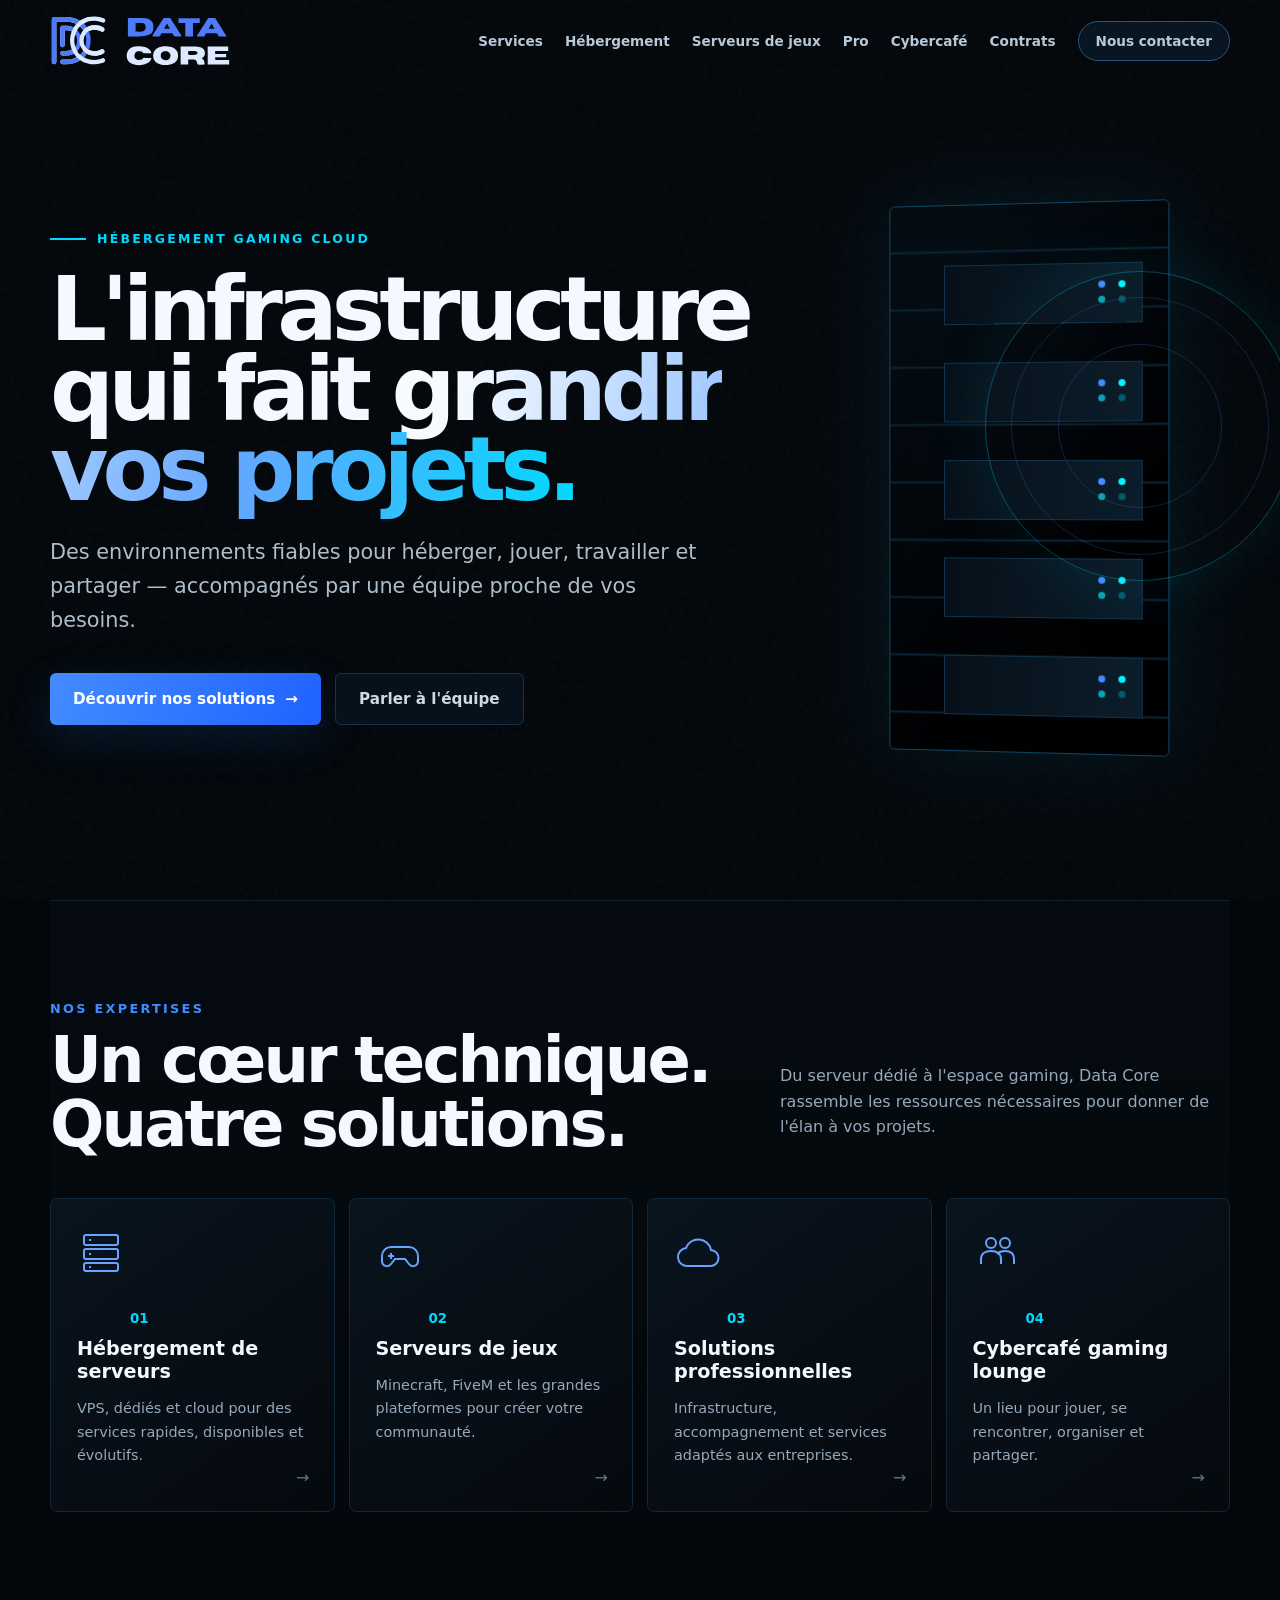
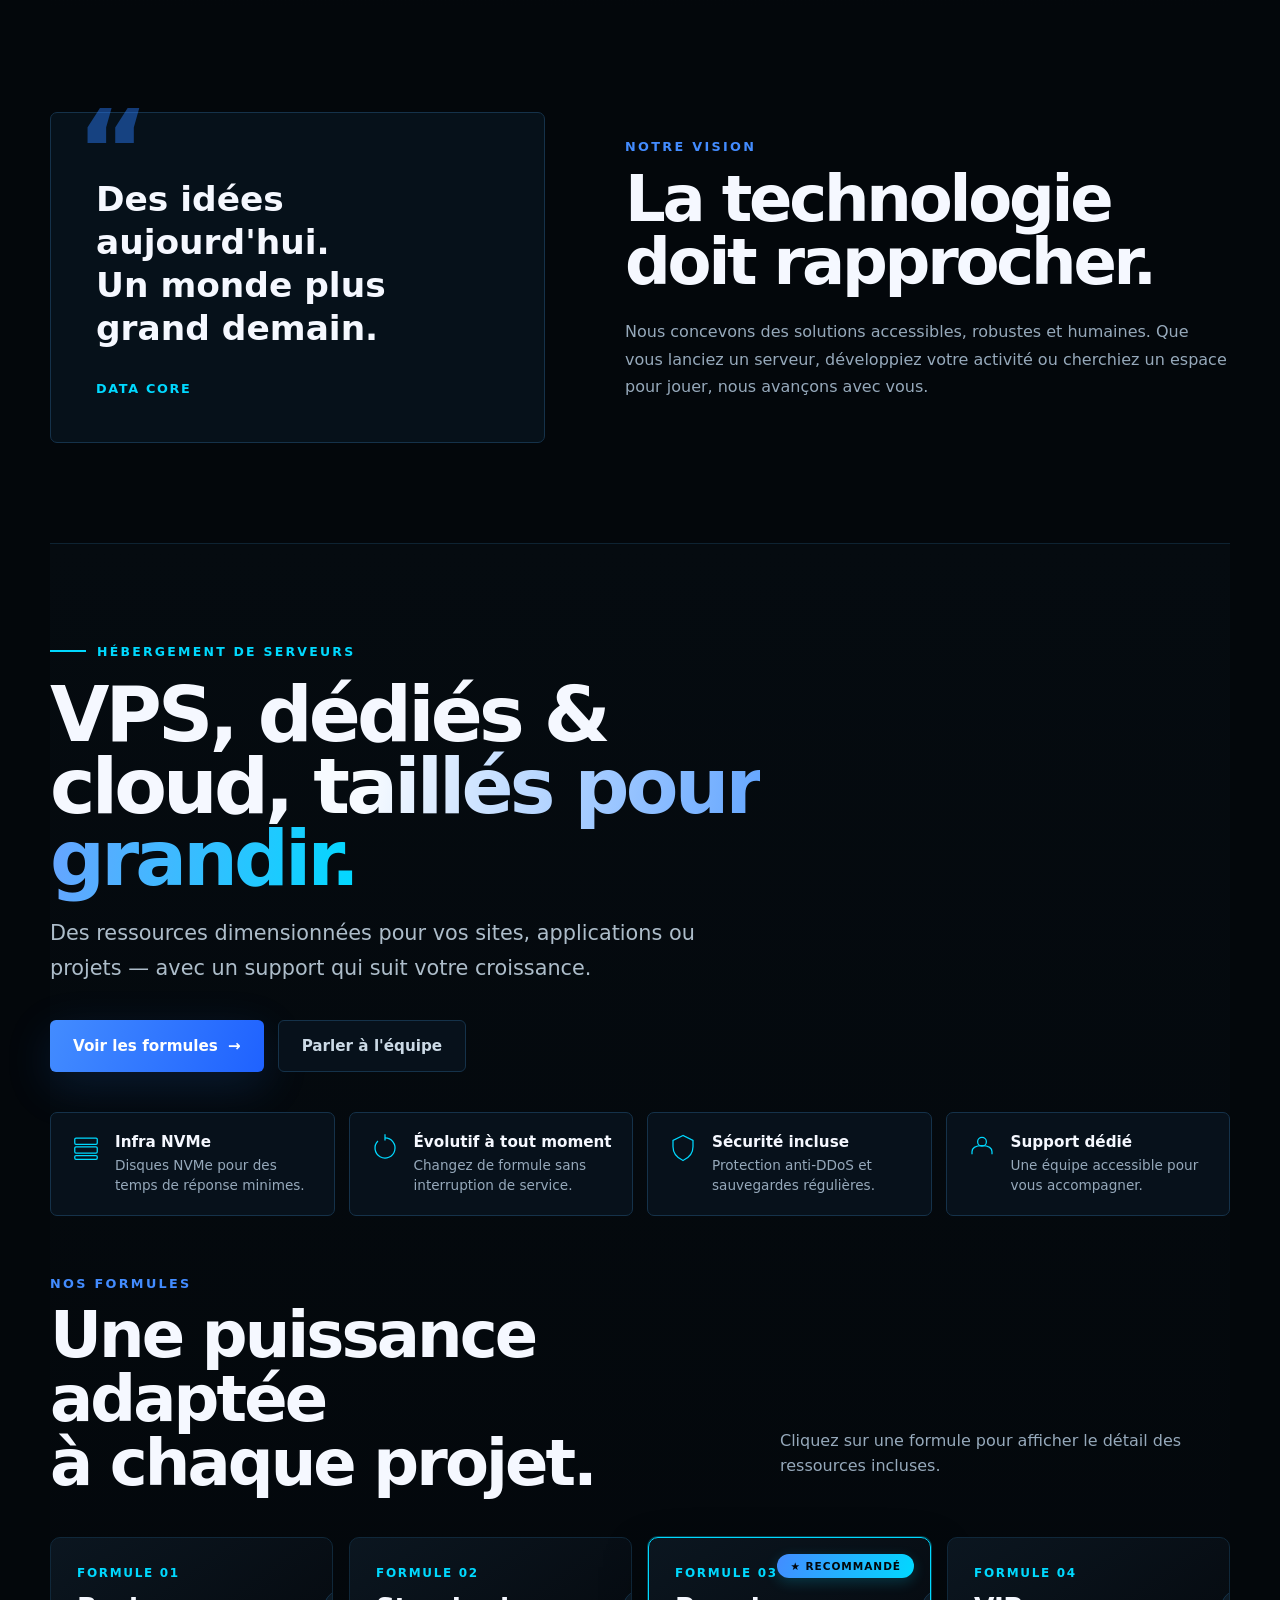
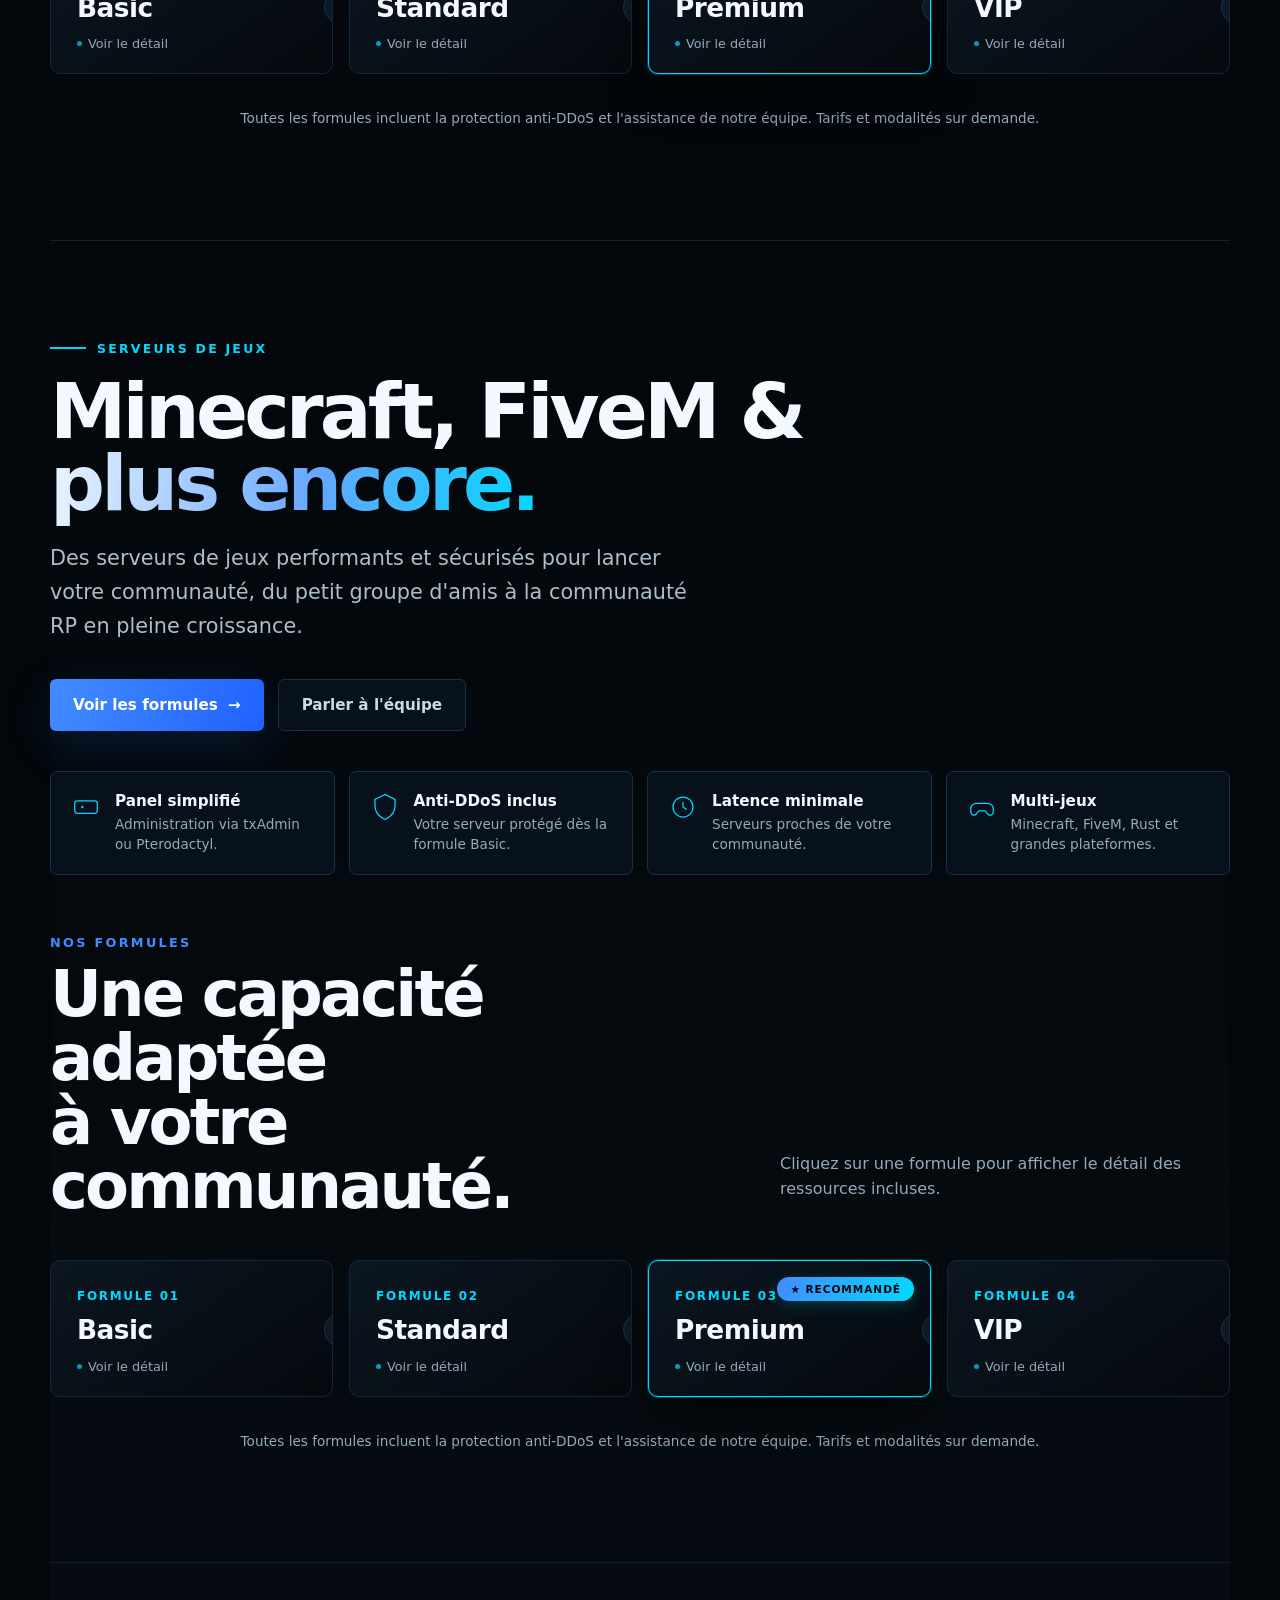
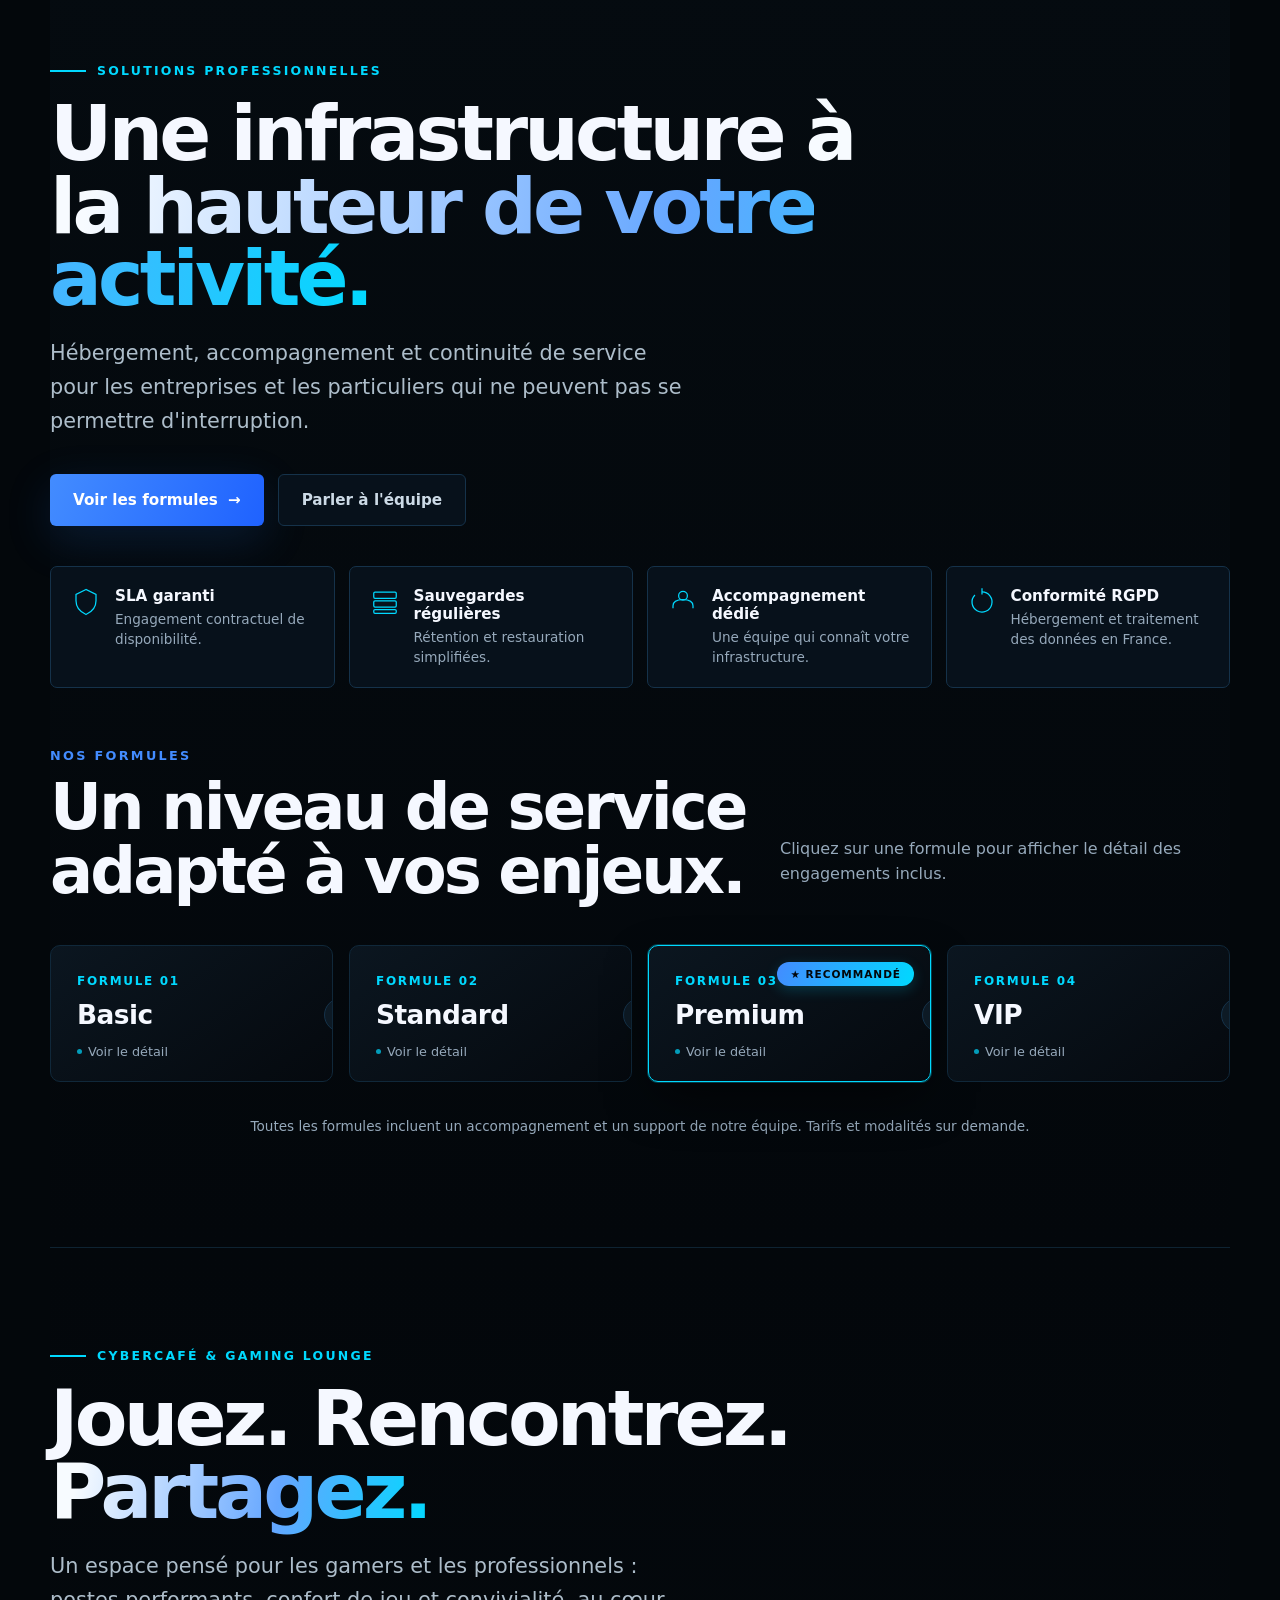
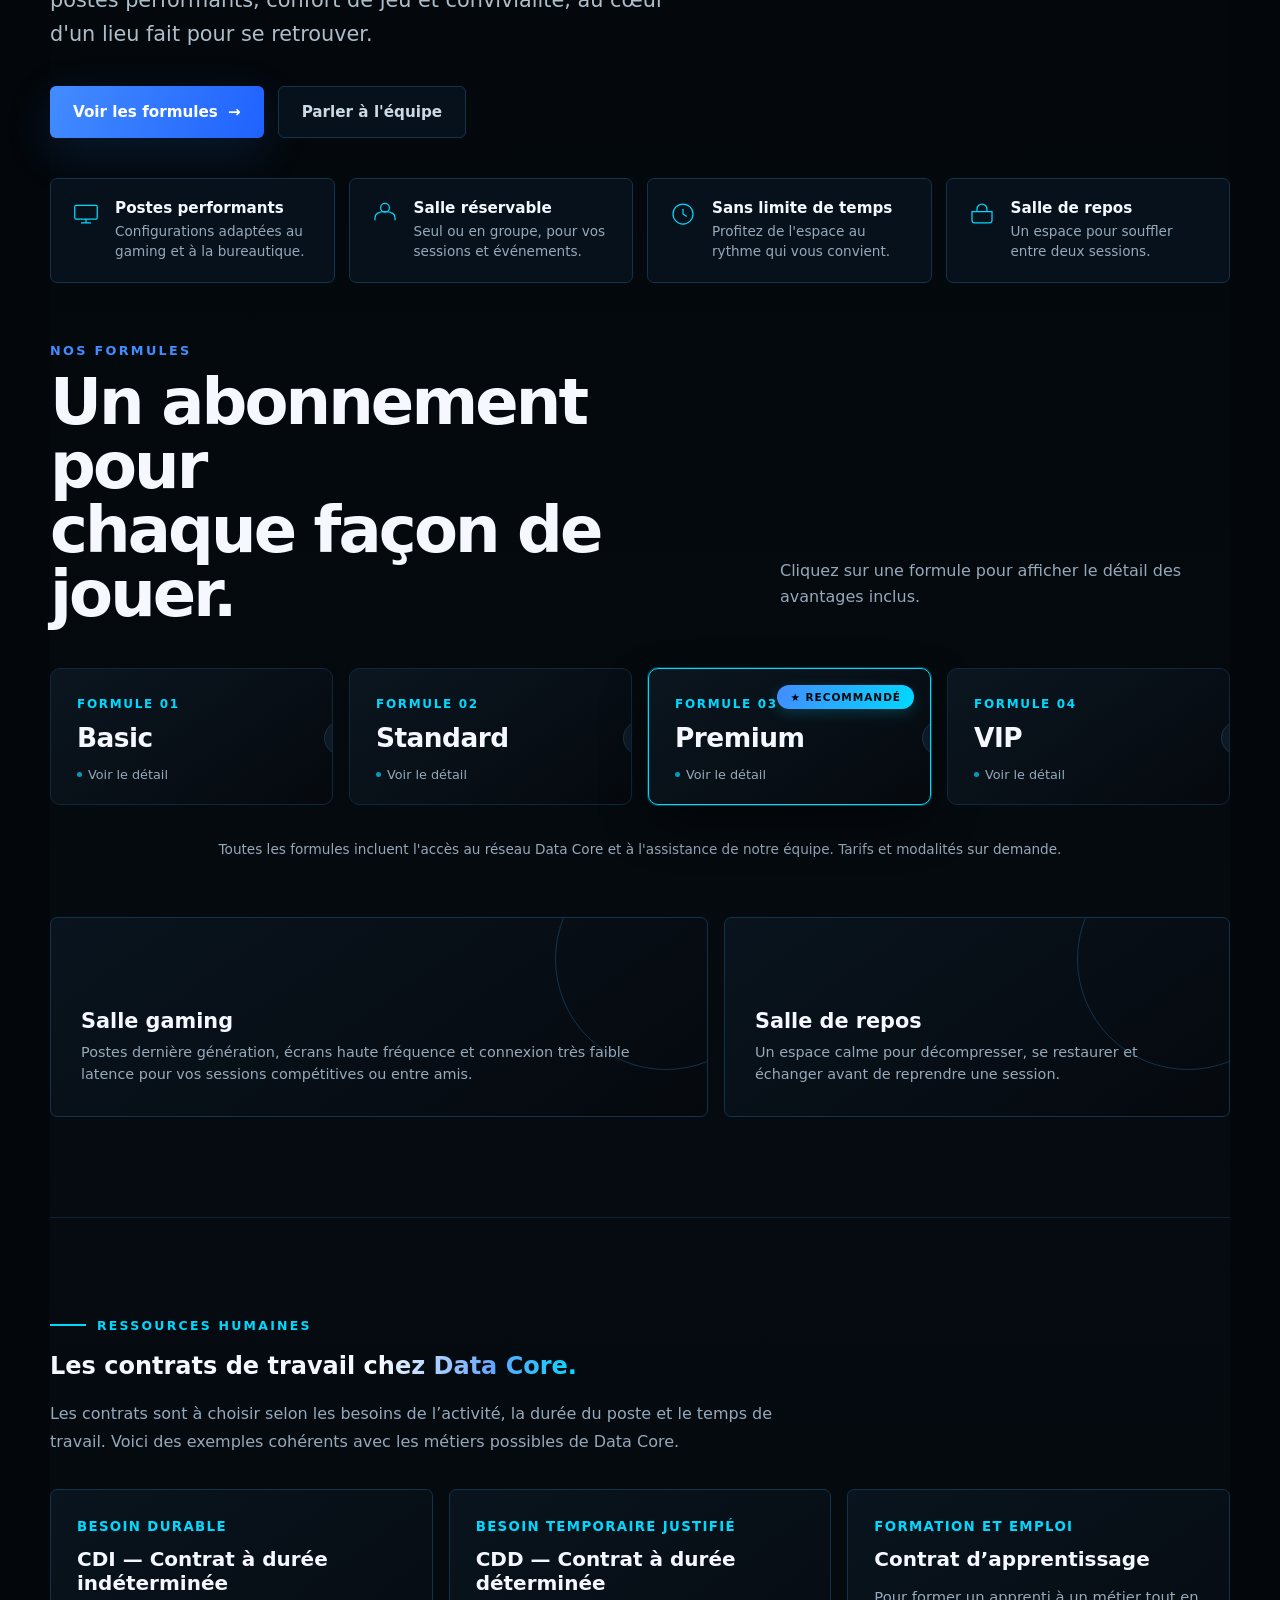
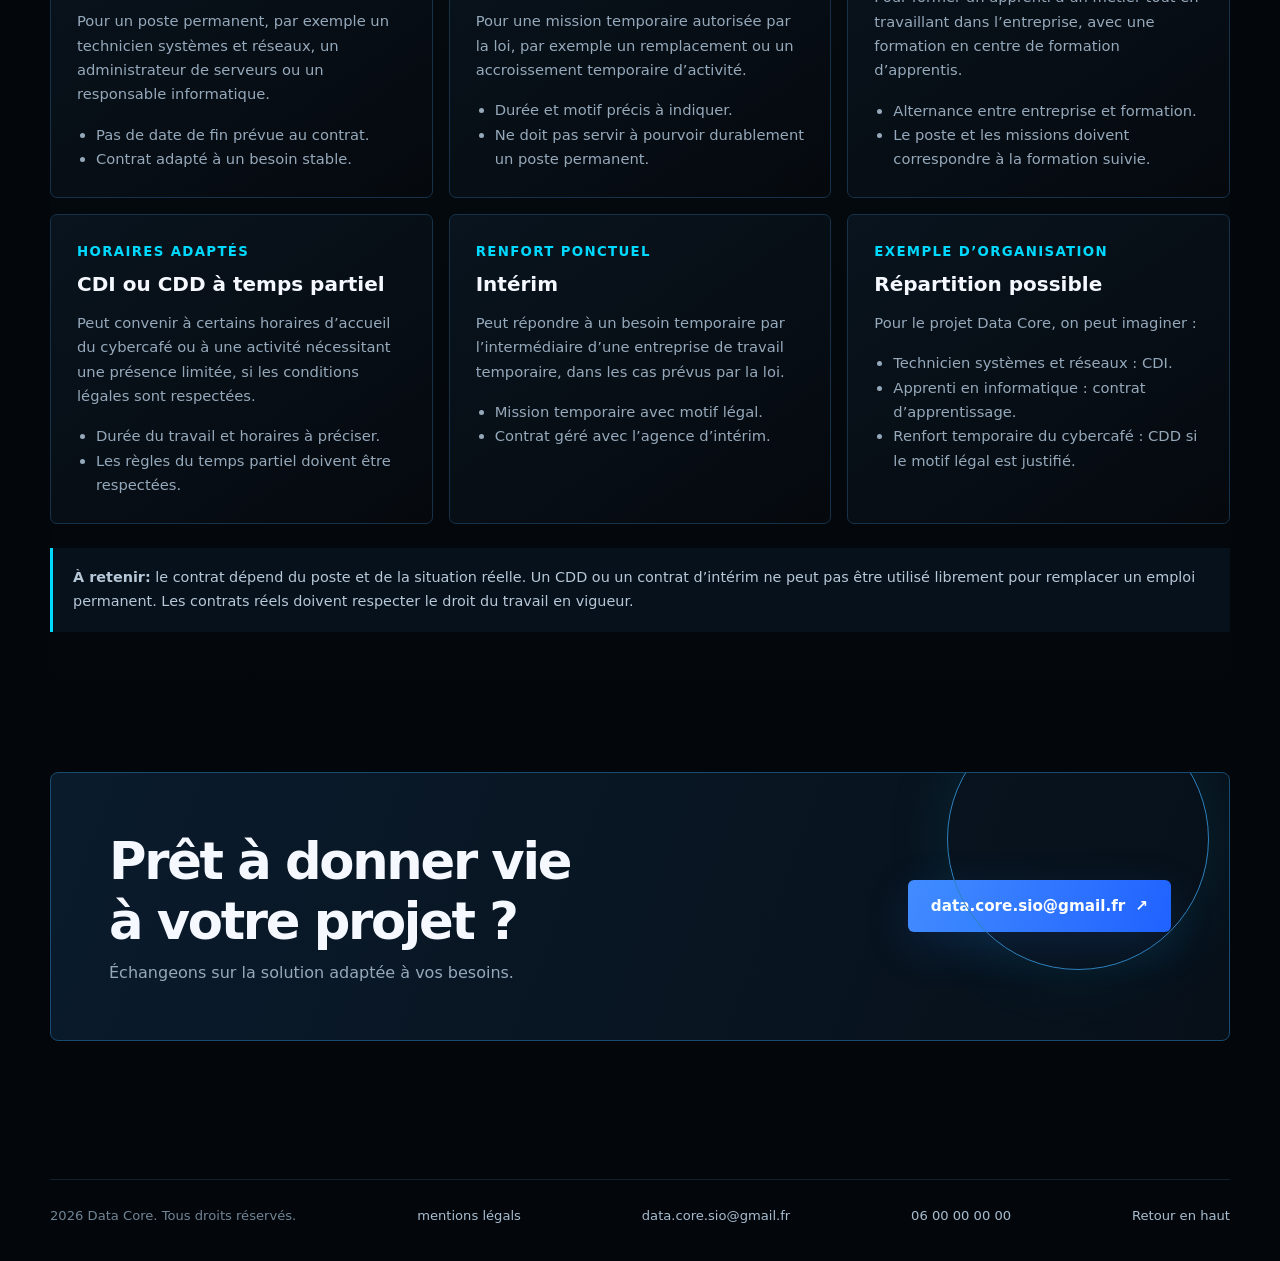
<file: index.html>
<!doctype html>
<html lang="fr">
<head>
<meta charset="utf-8">
<meta name="viewport" content="width=device-width, initial-scale=1">
<meta name="theme-color" content="#03070b">
<meta name="description" content="Data Core — hébergement de serveurs, serveurs de jeux, solutions professionnelles et cybercafé gaming lounge.">
<title>Data Core — Hébergement &amp; Gaming Cloud</title>
<link rel="icon" type="image/svg+xml" href="data:image/svg+xml,%3Csvg xmlns='http://www.w3.org/2000/svg' viewBox='0 0 64 64'%3E%3Crect width='64' height='64' rx='14' fill='%2303070b'/%3E%3Cpath d='M42 18a18 18 0 1 0 0 28' fill='none' stroke='%233f8cff' stroke-width='7' stroke-linecap='round'/%3E%3Cpath d='M32 18v28M18 24v16' stroke='%23dce9ff' stroke-width='6' stroke-linecap='round'/%3E%3C/svg%3E">
<link rel="stylesheet" href="style.css">
</head>
<body>
<div class="noise" aria-hidden="true"></div>
<header class="wrap">
  <nav class="nav" aria-label="Navigation principale">
    <a class="logo" href="#accueil" aria-label="Data Core, accueil">
      <img src="logo-datacore.svg" alt="Data Core">
    </a>
    <button class="menu" aria-expanded="false" aria-controls="nav-links" aria-label="Ouvrir le menu">☰</button>
    <div class="links" id="nav-links">
      <a href="#services">Services</a>
      <a href="#serveurs">Hébergement</a>
      <a href="#jeux">Serveurs de jeux</a>
      <a href="#pro">Pro</a>
      <a href="#cybercafe">Cybercafé</a>
      <a href="#contrats">Contrats</a>
      <a href="#contact" class="pill">Nous contacter</a>
    </div>
  </nav>
</header>

<main>
  <section class="hero wrap" id="accueil">
    <div>
      <div class="eyebrow">Hébergement Gaming Cloud</div>
      <h1>L'infrastructure qui fait <span class="gradient">grandir vos projets.</span></h1>
      <p class="lead">Des environnements fiables pour héberger, jouer, travailler et partager — accompagnés par une équipe proche de vos besoins.</p>
      <div class="actions">
        <a class="btn primary" href="#services">Découvrir nos solutions <span>→</span></a>
        <a class="btn secondary" href="#contact">Parler à l'équipe</a>
      </div>
    </div>
    <div class="visual" aria-label="Infrastructure serveur Data Core" role="img">
      <div class="server">
        <div class="rack"></div><div class="rack"></div><div class="rack"></div><div class="rack"></div><div class="rack"></div>
      </div>
      <div class="orb" aria-hidden="true"></div>
    </div>
  </section>

  <section class="services wrap" id="services">
    <div class="section-head">
      <div>
        <div class="kicker">Nos expertises</div>
        <h2>Un cœur technique.<br>Quatre solutions.</h2>
      </div>
      <p>Du serveur dédié à l'espace gaming, Data Core rassemble les ressources nécessaires pour donner de l'élan à vos projets.</p>
    </div>
    <div class="grid">
      <article class="card linked" onclick="document.getElementById('serveurs').scrollIntoView({behavior:'smooth'})">
        <svg class="icon" viewBox="0 0 48 48" fill="none" stroke="currentColor" stroke-width="2"><rect x="7" y="6" width="34" height="10" rx="2"/><rect x="7" y="20" width="34" height="10" rx="2"/><rect x="7" y="34" width="34" height="8" rx="2"/><path d="M12 11h2m-2 14h2m-2 13h2"/></svg>
        <small>01</small>
        <h3>Hébergement de serveurs</h3>
        <p>VPS, dédiés et cloud pour des services rapides, disponibles et évolutifs.</p>
        <span class="arrow">→</span>
      </article>
      <article class="card linked" onclick="document.getElementById('jeux').scrollIntoView({behavior:'smooth'})">
        <svg class="icon" viewBox="0 0 48 48" fill="none" stroke="currentColor" stroke-width="2"><path d="M15 18h18c5 0 9 4 9 9v5c0 5-6 7-9 3l-4-5H19l-4 5c-3 4-9 2-9-3v-5c0-5 4-9 9-9Z"/><path d="M15 24v6m-3-3h6m14-1h.1m5 4h.1"/></svg>
        <small>02</small>
        <h3>Serveurs de jeux</h3>
        <p>Minecraft, FiveM et les grandes plateformes pour créer votre communauté.</p>
        <span class="arrow">→</span>
      </article>
      <article class="card linked" onclick="document.getElementById('pro').scrollIntoView({behavior:'smooth'})">
        <svg class="icon" viewBox="0 0 48 48" fill="none" stroke="currentColor" stroke-width="2"><path d="M14 37h22a8 8 0 0 0 1-16 13 13 0 0 0-25-2A9 9 0 0 0 14 37Z"/></svg>
        <small>03</small>
        <h3>Solutions professionnelles</h3>
        <p>Infrastructure, accompagnement et services adaptés aux entreprises.</p>
        <span class="arrow">→</span>
      </article>
      <article class="card linked" onclick="document.getElementById('cybercafe').scrollIntoView({behavior:'smooth'})">
        <svg class="icon" viewBox="0 0 48 48" fill="none" stroke="currentColor" stroke-width="2"><circle cx="18" cy="14" r="5"/><circle cx="32" cy="14" r="5"/><path d="M8 35v-5c0-5 4-8 10-8s10 3 10 8v5m-4-10c2-2 5-3 8-3 6 0 9 3 9 8v5"/></svg>
        <small>04</small>
        <h3>Cybercafé gaming lounge</h3>
        <p>Un lieu pour jouer, se rencontrer, organiser et partager.</p>
        <span class="arrow">→</span>
      </article>
    </div>
  </section>

  <section class="wrap about" id="vision">
    <div class="quote">
      <p>Des idées aujourd'hui.<br>Un monde plus grand demain.</p>
      <span>DATA CORE</span>
    </div>
    <div class="about-copy">
      <div class="kicker">Notre vision</div>
      <h2>La technologie doit rapprocher.</h2>
      <p>Nous concevons des solutions accessibles, robustes et humaines. Que vous lanciez un serveur, développiez votre activité ou cherchiez un espace pour jouer, nous avançons avec vous.</p>
    </div>
  </section>

  <!-- ===== SECTION HÉBERGEMENT DE SERVEURS ===== -->
  <section class="offer base wrap" id="serveurs">
    <div class="page-head">
      <div class="eyebrow">Hébergement de serveurs</div>
      <h2>VPS, dédiés &amp; cloud, <span class="gradient">taillés pour grandir.</span></h2>
      <p class="lead">Des ressources dimensionnées pour vos sites, applications ou projets — avec un support qui suit votre croissance.</p>
      <div class="actions">
        <a class="btn primary" href="#formules-serveurs">Voir les formules <span>→</span></a>
        <a class="btn secondary" href="#contact">Parler à l'équipe</a>
      </div>
    </div>

    <div class="hl-grid">
      <div class="hl">
        <svg viewBox="0 0 48 48" fill="none" stroke="currentColor" stroke-width="2"><rect x="6" y="8" width="36" height="10" rx="2"/><rect x="6" y="22" width="36" height="10" rx="2"/><rect x="6" y="36" width="36" height="6" rx="2"/></svg>
        <div><strong>Infra NVMe</strong><span>Disques NVMe pour des temps de réponse minimes.</span></div>
      </div>
      <div class="hl">
        <svg viewBox="0 0 48 48" fill="none" stroke="currentColor" stroke-width="2"><path d="M24 8a16 16 0 1 1-11.3 4.7"/><path d="M24 2v10"/></svg>
        <div><strong>Évolutif à tout moment</strong><span>Changez de formule sans interruption de service.</span></div>
      </div>
      <div class="hl">
        <svg viewBox="0 0 48 48" fill="none" stroke="currentColor" stroke-width="2"><path d="M24 4 8 12v10c0 12 7 18 16 22 9-4 16-10 16-22V12L24 4Z"/></svg>
        <div><strong>Sécurité incluse</strong><span>Protection anti-DDoS et sauvegardes régulières.</span></div>
      </div>
      <div class="hl">
        <svg viewBox="0 0 48 48" fill="none" stroke="currentColor" stroke-width="2"><path d="M8 34v-4c0-6 5-10 16-10s16 4 16 10v4"/><circle cx="24" cy="14" r="7"/></svg>
        <div><strong>Support dédié</strong><span>Une équipe accessible pour vous accompagner.</span></div>
      </div>
    </div>

    <div id="formules-serveurs">
      <div class="section-head">
        <div>
          <div class="kicker">Nos formules</div>
          <h2>Une puissance adaptée<br>à chaque projet.</h2>
        </div>
        <p>Cliquez sur une formule pour afficher le détail des ressources incluses.</p>
      </div>
      <div class="grid4" data-accordion>

        <article class="plan" data-plan>
          <button class="plan-toggle" aria-expanded="false">
            <span class="plan-name">Formule 01</span>
            <span class="plan-title-row"><h3>Basic</h3><span class="chev-wrap"><svg class="chev" viewBox="0 0 24 24" fill="none" stroke="currentColor" stroke-width="2.4"><path d="M6 9l6 6 6-6"/></svg></span></span>
            <span class="plan-hint">Voir le détail</span>
          </button>
          <div class="plan-body">
            <div class="plan-body-inner">
              <div class="plan-divider"></div>
              <ul class="plan-list">
                <li><svg viewBox="0 0 24 24" fill="none" stroke="currentColor" stroke-width="2"><path d="M5 12l4 4 10-10"/></svg>2 vCPU dédiés</li>
                <li><svg viewBox="0 0 24 24" fill="none" stroke="currentColor" stroke-width="2"><path d="M5 12l4 4 10-10"/></svg>4 Go de RAM</li>
                <li><svg viewBox="0 0 24 24" fill="none" stroke="currentColor" stroke-width="2"><path d="M5 12l4 4 10-10"/></svg>50 Go SSD NVMe</li>
                <li><svg viewBox="0 0 24 24" fill="none" stroke="currentColor" stroke-width="2"><path d="M5 12l4 4 10-10"/></svg>Bande passante 500 Mbps</li>
              </ul>
              <a class="btn secondary" href="#contact">Choisir Basic</a>
            </div>
          </div>
        </article>

        <article class="plan" data-plan>
          <button class="plan-toggle" aria-expanded="false">
            <span class="plan-name">Formule 02</span>
            <span class="plan-title-row"><h3>Standard</h3><span class="chev-wrap"><svg class="chev" viewBox="0 0 24 24" fill="none" stroke="currentColor" stroke-width="2.4"><path d="M6 9l6 6 6-6"/></svg></span></span>
            <span class="plan-hint">Voir le détail</span>
          </button>
          <div class="plan-body">
            <div class="plan-body-inner">
              <div class="plan-divider"></div>
              <ul class="plan-list">
                <li><svg viewBox="0 0 24 24" fill="none" stroke="currentColor" stroke-width="2"><path d="M5 12l4 4 10-10"/></svg>4 vCPU dédiés</li>
                <li><svg viewBox="0 0 24 24" fill="none" stroke="currentColor" stroke-width="2"><path d="M5 12l4 4 10-10"/></svg>8 Go de RAM</li>
                <li><svg viewBox="0 0 24 24" fill="none" stroke="currentColor" stroke-width="2"><path d="M5 12l4 4 10-10"/></svg>120 Go SSD NVMe</li>
                <li><svg viewBox="0 0 24 24" fill="none" stroke="currentColor" stroke-width="2"><path d="M5 12l4 4 10-10"/></svg>Bande passante 1 Gbps</li>
              </ul>
              <a class="btn secondary" href="#contact">Choisir Standard</a>
            </div>
          </div>
        </article>

        <article class="plan featured" data-plan>
          <span class="badge">★ Recommandé</span>
          <button class="plan-toggle" aria-expanded="false">
            <span class="plan-name">Formule 03</span>
            <span class="plan-title-row"><h3>Premium</h3><span class="chev-wrap"><svg class="chev" viewBox="0 0 24 24" fill="none" stroke="currentColor" stroke-width="2.4"><path d="M6 9l6 6 6-6"/></svg></span></span>
            <span class="plan-hint">Voir le détail</span>
          </button>
          <div class="plan-body">
            <div class="plan-body-inner">
              <div class="plan-divider"></div>
              <ul class="plan-list">
                <li><svg viewBox="0 0 24 24" fill="none" stroke="currentColor" stroke-width="2"><path d="M5 12l4 4 10-10"/></svg>8 vCPU dédiés dernière génération</li>
                <li><svg viewBox="0 0 24 24" fill="none" stroke="currentColor" stroke-width="2"><path d="M5 12l4 4 10-10"/></svg>16 Go de RAM</li>
                <li><svg viewBox="0 0 24 24" fill="none" stroke="currentColor" stroke-width="2"><path d="M5 12l4 4 10-10"/></svg>250 Go SSD NVMe</li>
                <li><svg viewBox="0 0 24 24" fill="none" stroke="currentColor" stroke-width="2"><path d="M5 12l4 4 10-10"/></svg>Bande passante 1 Gbps garantie</li>
                <li><svg viewBox="0 0 24 24" fill="none" stroke="currentColor" stroke-width="2"><path d="M5 12l4 4 10-10"/></svg>Sauvegardes quotidiennes</li>
              </ul>
              <a class="btn primary" href="#contact">Choisir Premium</a>
            </div>
          </div>
        </article>

        <article class="plan" data-plan>
          <button class="plan-toggle" aria-expanded="false">
            <span class="plan-name">Formule 04</span>
            <span class="plan-title-row"><h3>VIP</h3><span class="chev-wrap"><svg class="chev" viewBox="0 0 24 24" fill="none" stroke="currentColor" stroke-width="2.4"><path d="M6 9l6 6 6-6"/></svg></span></span>
            <span class="plan-hint">Voir le détail</span>
          </button>
          <div class="plan-body">
            <div class="plan-body-inner">
              <div class="plan-divider"></div>
              <ul class="plan-list">
                <li><svg viewBox="0 0 24 24" fill="none" stroke="currentColor" stroke-width="2"><path d="M5 12l4 4 10-10"/></svg>16 vCPU dédiés haute fréquence</li>
                <li><svg viewBox="0 0 24 24" fill="none" stroke="currentColor" stroke-width="2"><path d="M5 12l4 4 10-10"/></svg>32 Go de RAM</li>
                <li><svg viewBox="0 0 24 24" fill="none" stroke="currentColor" stroke-width="2"><path d="M5 12l4 4 10-10"/></svg>500 Go SSD NVMe</li>
                <li><svg viewBox="0 0 24 24" fill="none" stroke="currentColor" stroke-width="2"><path d="M5 12l4 4 10-10"/></svg>Bande passante 2,5 Gbps dédiée</li>
                <li><svg viewBox="0 0 24 24" fill="none" stroke="currentColor" stroke-width="2"><path d="M5 12l4 4 10-10"/></svg>Protection des données et anti-DDoS renforcé</li>
                <li><svg viewBox="0 0 24 24" fill="none" stroke="currentColor" stroke-width="2"><path d="M5 12l4 4 10-10"/></svg>Latence très faible garantie</li>
                <li><svg viewBox="0 0 24 24" fill="none" stroke="currentColor" stroke-width="2"><path d="M5 12l4 4 10-10"/></svg>Assurance en cas de perte de données</li>
                <li><svg viewBox="0 0 24 24" fill="none" stroke="currentColor" stroke-width="2"><path d="M5 12l4 4 10-10"/></svg>Maintenance et supervision incluses</li>
              </ul>
              <a class="btn secondary" href="#contact">Choisir VIP</a>
            </div>
          </div>
        </article>

      </div>
      <p class="note">Toutes les formules incluent la protection anti-DDoS et l'assistance de notre équipe. Tarifs et modalités sur demande.</p>
    </div>
  </section>

  <!-- ===== SECTION SERVEURS DE JEUX ===== -->
  <section class="offer alt wrap" id="jeux">
    <div class="page-head">
      <div class="eyebrow">Serveurs de jeux</div>
      <h2>Minecraft, FiveM <span class="gradient">&amp; plus encore.</span></h2>
      <p class="lead">Des serveurs de jeux performants et sécurisés pour lancer votre communauté, du petit groupe d'amis à la communauté RP en pleine croissance.</p>
      <div class="actions">
        <a class="btn primary" href="#formules-jeux">Voir les formules <span>→</span></a>
        <a class="btn secondary" href="#contact">Parler à l'équipe</a>
      </div>
    </div>

    <div class="hl-grid">
      <div class="hl">
        <svg viewBox="0 0 48 48" fill="none" stroke="currentColor" stroke-width="2"><rect x="6" y="14" width="36" height="20" rx="4"/><path d="M16 24h4m-2-2v4m10-2h.1m4 2h.1"/></svg>
        <div><strong>Panel simplifié</strong><span>Administration via txAdmin ou Pterodactyl.</span></div>
      </div>
      <div class="hl">
        <svg viewBox="0 0 48 48" fill="none" stroke="currentColor" stroke-width="2"><path d="M24 4 8 12v10c0 12 7 18 16 22 9-4 16-10 16-22V12L24 4Z"/></svg>
        <div><strong>Anti-DDoS inclus</strong><span>Votre serveur protégé dès la formule Basic.</span></div>
      </div>
      <div class="hl">
        <svg viewBox="0 0 48 48" fill="none" stroke="currentColor" stroke-width="2"><path d="M8 24a16 16 0 1 1 32 0 16 16 0 0 1-32 0Z"/><path d="M24 16v8l6 4"/></svg>
        <div><strong>Latence minimale</strong><span>Serveurs proches de votre communauté.</span></div>
      </div>
      <div class="hl">
        <svg viewBox="0 0 48 48" fill="none" stroke="currentColor" stroke-width="2"><path d="M15 18h18c5 0 9 4 9 9v5c0 5-6 7-9 3l-4-5H19l-4 5c-3 4-9 2-9-3v-5c0-5 4-9 9-9Z"/></svg>
        <div><strong>Multi-jeux</strong><span>Minecraft, FiveM, Rust et grandes plateformes.</span></div>
      </div>
    </div>

    <div id="formules-jeux">
      <div class="section-head">
        <div>
          <div class="kicker">Nos formules</div>
          <h2>Une capacité adaptée<br>à votre communauté.</h2>
        </div>
        <p>Cliquez sur une formule pour afficher le détail des ressources incluses.</p>
      </div>
      <div class="grid4" data-accordion>

        <article class="plan" data-plan>
          <button class="plan-toggle" aria-expanded="false">
            <span class="plan-name">Formule 01</span>
            <span class="plan-title-row"><h3>Basic</h3><span class="chev-wrap"><svg class="chev" viewBox="0 0 24 24" fill="none" stroke="currentColor" stroke-width="2.4"><path d="M6 9l6 6 6-6"/></svg></span></span>
            <span class="plan-hint">Voir le détail</span>
          </button>
          <div class="plan-body">
            <div class="plan-body-inner">
              <div class="plan-divider"></div>
              <ul class="plan-list">
                <li><svg viewBox="0 0 24 24" fill="none" stroke="currentColor" stroke-width="2"><path d="M5 12l4 4 10-10"/></svg>Jusqu'à 20 joueurs</li>
                <li><svg viewBox="0 0 24 24" fill="none" stroke="currentColor" stroke-width="2"><path d="M5 12l4 4 10-10"/></svg>4 Go de RAM allouée</li>
                <li><svg viewBox="0 0 24 24" fill="none" stroke="currentColor" stroke-width="2"><path d="M5 12l4 4 10-10"/></svg>Minecraft ou FiveM au choix</li>
                <li><svg viewBox="0 0 24 24" fill="none" stroke="currentColor" stroke-width="2"><path d="M5 12l4 4 10-10"/></svg>Anti-DDoS inclus</li>
              </ul>
              <a class="btn secondary" href="#contact">Choisir Basic</a>
            </div>
          </div>
        </article>

        <article class="plan" data-plan>
          <button class="plan-toggle" aria-expanded="false">
            <span class="plan-name">Formule 02</span>
            <span class="plan-title-row"><h3>Standard</h3><span class="chev-wrap"><svg class="chev" viewBox="0 0 24 24" fill="none" stroke="currentColor" stroke-width="2.4"><path d="M6 9l6 6 6-6"/></svg></span></span>
            <span class="plan-hint">Voir le détail</span>
          </button>
          <div class="plan-body">
            <div class="plan-body-inner">
              <div class="plan-divider"></div>
              <ul class="plan-list">
                <li><svg viewBox="0 0 24 24" fill="none" stroke="currentColor" stroke-width="2"><path d="M5 12l4 4 10-10"/></svg>Jusqu'à 50 joueurs</li>
                <li><svg viewBox="0 0 24 24" fill="none" stroke="currentColor" stroke-width="2"><path d="M5 12l4 4 10-10"/></svg>8 Go de RAM allouée</li>
                <li><svg viewBox="0 0 24 24" fill="none" stroke="currentColor" stroke-width="2"><path d="M5 12l4 4 10-10"/></svg>Multi-jeux (Minecraft, FiveM, Rust...)</li>
                <li><svg viewBox="0 0 24 24" fill="none" stroke="currentColor" stroke-width="2"><path d="M5 12l4 4 10-10"/></svg>Panel txAdmin / Pterodactyl</li>
              </ul>
              <a class="btn secondary" href="#contact">Choisir Standard</a>
            </div>
          </div>
        </article>

        <article class="plan featured" data-plan>
          <span class="badge">★ Recommandé</span>
          <button class="plan-toggle" aria-expanded="false">
            <span class="plan-name">Formule 03</span>
            <span class="plan-title-row"><h3>Premium</h3><span class="chev-wrap"><svg class="chev" viewBox="0 0 24 24" fill="none" stroke="currentColor" stroke-width="2.4"><path d="M6 9l6 6 6-6"/></svg></span></span>
            <span class="plan-hint">Voir le détail</span>
          </button>
          <div class="plan-body">
            <div class="plan-body-inner">
              <div class="plan-divider"></div>
              <ul class="plan-list">
                <li><svg viewBox="0 0 24 24" fill="none" stroke="currentColor" stroke-width="2"><path d="M5 12l4 4 10-10"/></svg>Jusqu'à 128 joueurs</li>
                <li><svg viewBox="0 0 24 24" fill="none" stroke="currentColor" stroke-width="2"><path d="M5 12l4 4 10-10"/></svg>16 Go de RAM allouée</li>
                <li><svg viewBox="0 0 24 24" fill="none" stroke="currentColor" stroke-width="2"><path d="M5 12l4 4 10-10"/></svg>CPU dédié dernière génération</li>
                <li><svg viewBox="0 0 24 24" fill="none" stroke="currentColor" stroke-width="2"><path d="M5 12l4 4 10-10"/></svg>Sauvegardes automatiques quotidiennes</li>
                <li><svg viewBox="0 0 24 24" fill="none" stroke="currentColor" stroke-width="2"><path d="M5 12l4 4 10-10"/></svg>Support prioritaire</li>
              </ul>
              <a class="btn primary" href="#contact">Choisir Premium</a>
            </div>
          </div>
        </article>

        <article class="plan" data-plan>
          <button class="plan-toggle" aria-expanded="false">
            <span class="plan-name">Formule 04</span>
            <span class="plan-title-row"><h3>VIP</h3><span class="chev-wrap"><svg class="chev" viewBox="0 0 24 24" fill="none" stroke="currentColor" stroke-width="2.4"><path d="M6 9l6 6 6-6"/></svg></span></span>
            <span class="plan-hint">Voir le détail</span>
          </button>
          <div class="plan-body">
            <div class="plan-body-inner">
              <div class="plan-divider"></div>
              <ul class="plan-list">
                <li><svg viewBox="0 0 24 24" fill="none" stroke="currentColor" stroke-width="2"><path d="M5 12l4 4 10-10"/></svg>Slots illimités</li>
                <li><svg viewBox="0 0 24 24" fill="none" stroke="currentColor" stroke-width="2"><path d="M5 12l4 4 10-10"/></svg>32 Go de RAM allouée ou plus</li>
                <li><svg viewBox="0 0 24 24" fill="none" stroke="currentColor" stroke-width="2"><path d="M5 12l4 4 10-10"/></svg>Latence très faible garantie</li>
                <li><svg viewBox="0 0 24 24" fill="none" stroke="currentColor" stroke-width="2"><path d="M5 12l4 4 10-10"/></svg>Protection anti-DDoS renforcée</li>
                <li><svg viewBox="0 0 24 24" fill="none" stroke="currentColor" stroke-width="2"><path d="M5 12l4 4 10-10"/></svg>Assurance en cas de perte de données</li>
                <li><svg viewBox="0 0 24 24" fill="none" stroke="currentColor" stroke-width="2"><path d="M5 12l4 4 10-10"/></svg>Maintenance et mises à jour incluses</li>
              </ul>
              <a class="btn secondary" href="#contact">Choisir VIP</a>
            </div>
          </div>
        </article>

      </div>
      <p class="note">Toutes les formules incluent la protection anti-DDoS et l'assistance de notre équipe. Tarifs et modalités sur demande.</p>
    </div>
  </section>

  <!-- ===== SECTION SOLUTIONS PROFESSIONNELLES ===== -->
  <section class="offer base wrap" id="pro">
    <div class="page-head">
      <div class="eyebrow">Solutions professionnelles</div>
      <h2>Une infrastructure <span class="gradient">à la hauteur de votre activité.</span></h2>
      <p class="lead">Hébergement, accompagnement et continuité de service pour les entreprises et les particuliers qui ne peuvent pas se permettre d'interruption.</p>
      <div class="actions">
        <a class="btn primary" href="#formules-pro">Voir les formules <span>→</span></a>
        <a class="btn secondary" href="#contact">Parler à l'équipe</a>
      </div>
    </div>

    <div class="hl-grid">
      <div class="hl">
        <svg viewBox="0 0 48 48" fill="none" stroke="currentColor" stroke-width="2"><path d="M24 4 8 12v10c0 12 7 18 16 22 9-4 16-10 16-22V12L24 4Z"/></svg>
        <div><strong>SLA garanti</strong><span>Engagement contractuel de disponibilité.</span></div>
      </div>
      <div class="hl">
        <svg viewBox="0 0 48 48" fill="none" stroke="currentColor" stroke-width="2"><rect x="6" y="8" width="36" height="10" rx="2"/><rect x="6" y="22" width="36" height="10" rx="2"/><rect x="6" y="36" width="36" height="6" rx="2"/></svg>
        <div><strong>Sauvegardes régulières</strong><span>Rétention et restauration simplifiées.</span></div>
      </div>
      <div class="hl">
        <svg viewBox="0 0 48 48" fill="none" stroke="currentColor" stroke-width="2"><path d="M8 34v-4c0-6 5-10 16-10s16 4 16 10v4"/><circle cx="24" cy="14" r="7"/></svg>
        <div><strong>Accompagnement dédié</strong><span>Une équipe qui connaît votre infrastructure.</span></div>
      </div>
      <div class="hl">
        <svg viewBox="0 0 48 48" fill="none" stroke="currentColor" stroke-width="2"><path d="M24 8a16 16 0 1 1-11.3 4.7"/><path d="M24 2v10"/></svg>
        <div><strong>Conformité RGPD</strong><span>Hébergement et traitement des données en France.</span></div>
      </div>
    </div>

    <div id="formules-pro">
      <div class="section-head">
        <div>
          <div class="kicker">Nos formules</div>
          <h2>Un niveau de service<br>adapté à vos enjeux.</h2>
        </div>
        <p>Cliquez sur une formule pour afficher le détail des engagements inclus.</p>
      </div>
      <div class="grid4" data-accordion>

        <article class="plan" data-plan>
          <button class="plan-toggle" aria-expanded="false">
            <span class="plan-name">Formule 01</span>
            <span class="plan-title-row"><h3>Basic</h3><span class="chev-wrap"><svg class="chev" viewBox="0 0 24 24" fill="none" stroke="currentColor" stroke-width="2.4"><path d="M6 9l6 6 6-6"/></svg></span></span>
            <span class="plan-hint">Voir le détail</span>
          </button>
          <div class="plan-body">
            <div class="plan-body-inner">
              <div class="plan-divider"></div>
              <ul class="plan-list">
                <li><svg viewBox="0 0 24 24" fill="none" stroke="currentColor" stroke-width="2"><path d="M5 12l4 4 10-10"/></svg>Infrastructure mutualisée sécurisée</li>
                <li><svg viewBox="0 0 24 24" fill="none" stroke="currentColor" stroke-width="2"><path d="M5 12l4 4 10-10"/></svg>SLA 99,5% de disponibilité</li>
                <li><svg viewBox="0 0 24 24" fill="none" stroke="currentColor" stroke-width="2"><path d="M5 12l4 4 10-10"/></svg>Sauvegarde quotidienne</li>
                <li><svg viewBox="0 0 24 24" fill="none" stroke="currentColor" stroke-width="2"><path d="M5 12l4 4 10-10"/></svg>Support par ticket sous 24h</li>
              </ul>
              <a class="btn secondary" href="#contact">Choisir Basic</a>
            </div>
          </div>
        </article>

        <article class="plan" data-plan>
          <button class="plan-toggle" aria-expanded="false">
            <span class="plan-name">Formule 02</span>
            <span class="plan-title-row"><h3>Standard</h3><span class="chev-wrap"><svg class="chev" viewBox="0 0 24 24" fill="none" stroke="currentColor" stroke-width="2.4"><path d="M6 9l6 6 6-6"/></svg></span></span>
            <span class="plan-hint">Voir le détail</span>
          </button>
          <div class="plan-body">
            <div class="plan-body-inner">
              <div class="plan-divider"></div>
              <ul class="plan-list">
                <li><svg viewBox="0 0 24 24" fill="none" stroke="currentColor" stroke-width="2"><path d="M5 12l4 4 10-10"/></svg>Infrastructure dédiée évolutive</li>
                <li><svg viewBox="0 0 24 24" fill="none" stroke="currentColor" stroke-width="2"><path d="M5 12l4 4 10-10"/></svg>SLA 99,9% de disponibilité</li>
                <li><svg viewBox="0 0 24 24" fill="none" stroke="currentColor" stroke-width="2"><path d="M5 12l4 4 10-10"/></svg>Sauvegardes quotidiennes, rétention 30 jours</li>
                <li><svg viewBox="0 0 24 24" fill="none" stroke="currentColor" stroke-width="2"><path d="M5 12l4 4 10-10"/></svg>Support prioritaire sous 4h</li>
              </ul>
              <a class="btn secondary" href="#contact">Choisir Standard</a>
            </div>
          </div>
        </article>

        <article class="plan featured" data-plan>
          <span class="badge">★ Recommandé</span>
          <button class="plan-toggle" aria-expanded="false">
            <span class="plan-name">Formule 03</span>
            <span class="plan-title-row"><h3>Premium</h3><span class="chev-wrap"><svg class="chev" viewBox="0 0 24 24" fill="none" stroke="currentColor" stroke-width="2.4"><path d="M6 9l6 6 6-6"/></svg></span></span>
            <span class="plan-hint">Voir le détail</span>
          </button>
          <div class="plan-body">
            <div class="plan-body-inner">
              <div class="plan-divider"></div>
              <ul class="plan-list">
                <li><svg viewBox="0 0 24 24" fill="none" stroke="currentColor" stroke-width="2"><path d="M5 12l4 4 10-10"/></svg>Infrastructure haute disponibilité</li>
                <li><svg viewBox="0 0 24 24" fill="none" stroke="currentColor" stroke-width="2"><path d="M5 12l4 4 10-10"/></svg>SLA 99,95% de disponibilité</li>
                <li><svg viewBox="0 0 24 24" fill="none" stroke="currentColor" stroke-width="2"><path d="M5 12l4 4 10-10"/></svg>Bascule automatique entre zones</li>
                <li><svg viewBox="0 0 24 24" fill="none" stroke="currentColor" stroke-width="2"><path d="M5 12l4 4 10-10"/></svg>Sauvegardes temps réel (RPO &lt; 1h)</li>
                <li><svg viewBox="0 0 24 24" fill="none" stroke="currentColor" stroke-width="2"><path d="M5 12l4 4 10-10"/></svg>Accompagnement technique dédié</li>
              </ul>
              <a class="btn primary" href="#contact">Choisir Premium</a>
            </div>
          </div>
        </article>

        <article class="plan" data-plan>
          <button class="plan-toggle" aria-expanded="false">
            <span class="plan-name">Formule 04</span>
            <span class="plan-title-row"><h3>VIP</h3><span class="chev-wrap"><svg class="chev" viewBox="0 0 24 24" fill="none" stroke="currentColor" stroke-width="2.4"><path d="M6 9l6 6 6-6"/></svg></span></span>
            <span class="plan-hint">Voir le détail</span>
          </button>
          <div class="plan-body">
            <div class="plan-body-inner">
              <div class="plan-divider"></div>
              <ul class="plan-list">
                <li><svg viewBox="0 0 24 24" fill="none" stroke="currentColor" stroke-width="2"><path d="M5 12l4 4 10-10"/></svg>Infrastructure sur mesure multi-sites</li>
                <li><svg viewBox="0 0 24 24" fill="none" stroke="currentColor" stroke-width="2"><path d="M5 12l4 4 10-10"/></svg>SLA 99,99% garanti contractuellement</li>
                <li><svg viewBox="0 0 24 24" fill="none" stroke="currentColor" stroke-width="2"><path d="M5 12l4 4 10-10"/></svg>Protection des données et conformité RGPD</li>
                <li><svg viewBox="0 0 24 24" fill="none" stroke="currentColor" stroke-width="2"><path d="M5 12l4 4 10-10"/></svg>Assurance en cas de perte de données</li>
                <li><svg viewBox="0 0 24 24" fill="none" stroke="currentColor" stroke-width="2"><path d="M5 12l4 4 10-10"/></svg>Maintenance proactive et astreinte 24/7</li>
              </ul>
              <a class="btn secondary" href="#contact">Choisir VIP</a>
            </div>
          </div>
        </article>

      </div>
      <p class="note">Toutes les formules incluent un accompagnement et un support de notre équipe. Tarifs et modalités sur demande.</p>
    </div>
  </section>

  <!-- ===== SECTION CYBERCAFÉ ===== -->
  <section class="offer alt wrap" id="cybercafe">
    <div class="page-head">
      <div class="eyebrow">Cybercafé &amp; Gaming Lounge</div>
      <h2>Jouez. Rencontrez. <span class="gradient">Partagez.</span></h2>
      <p class="lead">Un espace pensé pour les gamers et les professionnels : postes performants, confort de jeu et convivialité, au cœur d'un lieu fait pour se retrouver.</p>
      <div class="actions">
        <a class="btn primary" href="#formules-cyber">Voir les formules <span>→</span></a>
        <a class="btn secondary" href="#contact">Parler à l'équipe</a>
      </div>
    </div>

    <div class="hl-grid">
      <div class="hl">
        <svg viewBox="0 0 48 48" fill="none" stroke="currentColor" stroke-width="2"><rect x="6" y="10" width="36" height="22" rx="2"/><path d="M16 38h16M24 32v6"/></svg>
        <div><strong>Postes performants</strong><span>Configurations adaptées au gaming et à la bureautique.</span></div>
      </div>
      <div class="hl">
        <svg viewBox="0 0 48 48" fill="none" stroke="currentColor" stroke-width="2"><path d="M8 34v-4c0-6 5-10 16-10s16 4 16 10v4"/><circle cx="24" cy="14" r="7"/></svg>
        <div><strong>Salle réservable</strong><span>Seul ou en groupe, pour vos sessions et événements.</span></div>
      </div>
      <div class="hl">
        <svg viewBox="0 0 48 48" fill="none" stroke="currentColor" stroke-width="2"><path d="M8 24a16 16 0 1 1 32 0 16 16 0 0 1-32 0Z"/><path d="M24 16v8l6 4"/></svg>
        <div><strong>Sans limite de temps</strong><span>Profitez de l'espace au rythme qui vous convient.</span></div>
      </div>
      <div class="hl">
        <svg viewBox="0 0 48 48" fill="none" stroke="currentColor" stroke-width="2"><path d="M8 20h32v14a4 4 0 0 1-4 4H12a4 4 0 0 1-4-4V20Z"/><path d="M16 20v-4a8 8 0 0 1 16 0v4"/></svg>
        <div><strong>Salle de repos</strong><span>Un espace pour souffler entre deux sessions.</span></div>
      </div>
    </div>

    <div id="formules-cyber">
      <div class="section-head">
        <div>
          <div class="kicker">Nos formules</div>
          <h2>Un abonnement pour<br>chaque façon de jouer.</h2>
        </div>
        <p>Cliquez sur une formule pour afficher le détail des avantages inclus.</p>
      </div>
      <div class="grid4" data-accordion>

        <article class="plan" data-plan>
          <button class="plan-toggle" aria-expanded="false">
            <span class="plan-name">Formule 01</span>
            <span class="plan-title-row"><h3>Basic</h3><span class="chev-wrap"><svg class="chev" viewBox="0 0 24 24" fill="none" stroke="currentColor" stroke-width="2.4"><path d="M6 9l6 6 6-6"/></svg></span></span>
            <span class="plan-hint">Voir le détail</span>
          </button>
          <div class="plan-body">
            <div class="plan-body-inner">
              <div class="plan-divider"></div>
              <ul class="plan-list">
                <li><svg viewBox="0 0 24 24" fill="none" stroke="currentColor" stroke-width="2"><path d="M5 12l4 4 10-10"/></svg>Clavier + souris entrée de gamme</li>
                <li><svg viewBox="0 0 24 24" fill="none" stroke="currentColor" stroke-width="2"><path d="M5 12l4 4 10-10"/></svg>Poste de travail performant</li>
                <li><svg viewBox="0 0 24 24" fill="none" stroke="currentColor" stroke-width="2"><path d="M5 12l4 4 10-10"/></svg>3h d'accès par jour</li>
              </ul>
              <a class="btn secondary" href="#contact">Choisir Basic</a>
            </div>
          </div>
        </article>

        <article class="plan" data-plan>
          <button class="plan-toggle" aria-expanded="false">
            <span class="plan-name">Formule 02</span>
            <span class="plan-title-row"><h3>Standard</h3><span class="chev-wrap"><svg class="chev" viewBox="0 0 24 24" fill="none" stroke="currentColor" stroke-width="2.4"><path d="M6 9l6 6 6-6"/></svg></span></span>
            <span class="plan-hint">Voir le détail</span>
          </button>
          <div class="plan-body">
            <div class="plan-body-inner">
              <div class="plan-divider"></div>
              <ul class="plan-list">
                <li><svg viewBox="0 0 24 24" fill="none" stroke="currentColor" stroke-width="2"><path d="M5 12l4 4 10-10"/></svg>Clavier &amp; souris confort</li>
                <li><svg viewBox="0 0 24 24" fill="none" stroke="currentColor" stroke-width="2"><path d="M5 12l4 4 10-10"/></svg>Poste de travail performant</li>
                <li><svg viewBox="0 0 24 24" fill="none" stroke="currentColor" stroke-width="2"><path d="M5 12l4 4 10-10"/></svg>5h d'accès par jour</li>
              </ul>
              <a class="btn secondary" href="#contact">Choisir Standard</a>
            </div>
          </div>
        </article>

        <article class="plan featured" data-plan>
          <span class="badge">★ Recommandé</span>
          <button class="plan-toggle" aria-expanded="false">
            <span class="plan-name">Formule 03</span>
            <span class="plan-title-row"><h3>Premium</h3><span class="chev-wrap"><svg class="chev" viewBox="0 0 24 24" fill="none" stroke="currentColor" stroke-width="2.4"><path d="M6 9l6 6 6-6"/></svg></span></span>
            <span class="plan-hint">Voir le détail</span>
          </button>
          <div class="plan-body">
            <div class="plan-body-inner">
              <div class="plan-divider"></div>
              <ul class="plan-list">
                <li><svg viewBox="0 0 24 24" fill="none" stroke="currentColor" stroke-width="2"><path d="M5 12l4 4 10-10"/></svg>Clavier &amp; souris dernière génération</li>
                <li><svg viewBox="0 0 24 24" fill="none" stroke="currentColor" stroke-width="2"><path d="M5 12l4 4 10-10"/></svg>Poste de travail dernière génération</li>
                <li><svg viewBox="0 0 24 24" fill="none" stroke="currentColor" stroke-width="2"><path d="M5 12l4 4 10-10"/></svg>Aucune limite de temps par jour</li>
                <li><svg viewBox="0 0 24 24" fill="none" stroke="currentColor" stroke-width="2"><path d="M5 12l4 4 10-10"/></svg>Salle réservée seul ou en groupe</li>
                <li><svg viewBox="0 0 24 24" fill="none" stroke="currentColor" stroke-width="2"><path d="M5 12l4 4 10-10"/></svg>Accès à la salle de repos</li>
              </ul>
              <a class="btn primary" href="#contact">Choisir Premium</a>
            </div>
          </div>
        </article>

        <article class="plan" data-plan>
          <button class="plan-toggle" aria-expanded="false">
            <span class="plan-name">Formule 04</span>
            <span class="plan-title-row"><h3>VIP</h3><span class="chev-wrap"><svg class="chev" viewBox="0 0 24 24" fill="none" stroke="currentColor" stroke-width="2.4"><path d="M6 9l6 6 6-6"/></svg></span></span>
            <span class="plan-hint">Voir le détail</span>
          </button>
          <div class="plan-body">
            <div class="plan-body-inner">
              <div class="plan-divider"></div>
              <ul class="plan-list">
                <li><svg viewBox="0 0 24 24" fill="none" stroke="currentColor" stroke-width="2"><path d="M5 12l4 4 10-10"/></svg>Poste ultra haut de gamme, écran 240 Hz</li>
                <li><svg viewBox="0 0 24 24" fill="none" stroke="currentColor" stroke-width="2"><path d="M5 12l4 4 10-10"/></svg>Casque et périphériques premium dédiés</li>
                <li><svg viewBox="0 0 24 24" fill="none" stroke="currentColor" stroke-width="2"><path d="M5 12l4 4 10-10"/></svg>Accès illimité, salle privée sur réservation</li>
                <li><svg viewBox="0 0 24 24" fill="none" stroke="currentColor" stroke-width="2"><path d="M5 12l4 4 10-10"/></svg>Latence très faible sur circuit dédié</li>
                <li><svg viewBox="0 0 24 24" fill="none" stroke="currentColor" stroke-width="2"><path d="M5 12l4 4 10-10"/></svg>Casier personnel et boissons/snacks inclus</li>
                <li><svg viewBox="0 0 24 24" fill="none" stroke="currentColor" stroke-width="2"><path d="M5 12l4 4 10-10"/></svg>Assurance matériel en cas de casse ou perte</li>
                <li><svg viewBox="0 0 24 24" fill="none" stroke="currentColor" stroke-width="2"><path d="M5 12l4 4 10-10"/></svg>Maintenance et nettoyage du poste inclus</li>
              </ul>
              <a class="btn secondary" href="#contact">Choisir VIP</a>
            </div>
          </div>
        </article>

      </div>
      <p class="note">Toutes les formules incluent l'accès au réseau Data Core et à l'assistance de notre équipe. Tarifs et modalités sur demande.</p>
    </div>

    <div class="gallery">
      <div class="g-card">
        <h3>Salle gaming</h3>
        <p>Postes dernière génération, écrans haute fréquence et connexion très faible latence pour vos sessions compétitives ou entre amis.</p>
      </div>
      <div class="g-card">
        <h3>Salle de repos</h3>
        <p>Un espace calme pour décompresser, se restaurer et échanger avant de reprendre une session.</p>
      </div>
    </div>
  </section>

  <!-- ===== CONTRATS DE TRAVAIL ===== -->
  <section class="info-section wrap" id="contrats">
    <div class="page-head">
      <div class="eyebrow">Ressources humaines</div>
      <h2>Les contrats de travail <span class="gradient">chez Data Core.</span></h2>
      <p class="info-intro">Les contrats sont à choisir selon les besoins de l’activité, la durée du poste et le temps de travail. Voici des exemples cohérents avec les métiers possibles de Data Core.</p>
    </div>
    <div class="info-grid">
      <article class="info-card">
        <small>Besoin durable</small>
        <h3>CDI — Contrat à durée indéterminée</h3>
        <p>Pour un poste permanent, par exemple un technicien systèmes et réseaux, un administrateur de serveurs ou un responsable informatique.</p>
        <ul>
          <li>Pas de date de fin prévue au contrat.</li>
          <li>Contrat adapté à un besoin stable.</li>
        </ul>
      </article>
      <article class="info-card">
        <small>Besoin temporaire justifié</small>
        <h3>CDD — Contrat à durée déterminée</h3>
        <p>Pour une mission temporaire autorisée par la loi, par exemple un remplacement ou un accroissement temporaire d’activité.</p>
        <ul>
          <li>Durée et motif précis à indiquer.</li>
          <li>Ne doit pas servir à pourvoir durablement un poste permanent.</li>
        </ul>
      </article>
      <article class="info-card">
        <small>Formation et emploi</small>
        <h3>Contrat d’apprentissage</h3>
        <p>Pour former un apprenti à un métier tout en travaillant dans l’entreprise, avec une formation en centre de formation d’apprentis.</p>
        <ul>
          <li>Alternance entre entreprise et formation.</li>
          <li>Le poste et les missions doivent correspondre à la formation suivie.</li>
        </ul>
      </article>
      <article class="info-card">
        <small>Horaires adaptés</small>
        <h3>CDI ou CDD à temps partiel</h3>
        <p>Peut convenir à certains horaires d’accueil du cybercafé ou à une activité nécessitant une présence limitée, si les conditions légales sont respectées.</p>
        <ul>
          <li>Durée du travail et horaires à préciser.</li>
          <li>Les règles du temps partiel doivent être respectées.</li>
        </ul>
      </article>
      <article class="info-card">
        <small>Renfort ponctuel</small>
        <h3>Intérim</h3>
        <p>Peut répondre à un besoin temporaire par l’intermédiaire d’une entreprise de travail temporaire, dans les cas prévus par la loi.</p>
        <ul>
          <li>Mission temporaire avec motif légal.</li>
          <li>Contrat géré avec l’agence d’intérim.</li>
        </ul>
      </article>
      <article class="info-card">
        <small>Exemple d’organisation</small>
        <h3>Répartition possible</h3>
        <p>Pour le projet Data Core, on peut imaginer :</p>
        <ul>
          <li>Technicien systèmes et réseaux : CDI.</li>
          <li>Apprenti en informatique : contrat d’apprentissage.</li>
          <li>Renfort temporaire du cybercafé : CDD si le motif légal est justifié.</li>
        </ul>
      </article>
    </div>
    <div class="info-note"><strong>À retenir:</strong> le contrat dépend du poste et de la situation réelle. Un CDD ou un contrat d’intérim ne peut pas être utilisé librement pour remplacer un emploi permanent. Les contrats réels doivent respecter le droit du travail en vigueur.</div>
  </section>

  <section class="contact wrap" id="contact">
    <div class="cta">
      <div>
        <h2>Prêt à donner vie<br>à votre projet ?</h2>
        <p>Échangeons sur la solution adaptée à vos besoins.</p>
      </div>
      <a class="btn primary" href="mailto:data.core.sio@gmail.fr">data.core.sio@gmail.fr <span>↗</span></a>
    </div>
  </section>
</main>

<footer>
  <div class="wrap foot">
    <span><span id="year"></span> Data Core. Tous droits réservés.</span>
    <a href="mentions.html">mentions légals</a>
    <a href="data.core.sio@gmail.fr">data.core.sio@gmail.fr</a>
    <a href="tel:0600000000">06 00 00 00 00</a>
    <a href="#accueil">Retour en haut</a>
  </div>
</footer>

<script>
const menu=document.querySelector('.menu'),links=document.querySelector('.links');
menu.addEventListener('click',()=>{
  const open=links.classList.toggle('open');
  menu.setAttribute('aria-expanded',String(open));
  menu.textContent=open?'✕':'☰';
});
document.querySelectorAll('.links a').forEach(a=>a.addEventListener('click',()=>{
  links.classList.remove('open');menu.setAttribute('aria-expanded','false');menu.textContent='☰';
}));
document.getElementById('year').textContent=new Date().getFullYear();

document.querySelectorAll('[data-plan]').forEach(plan=>{
  const toggle=plan.querySelector('.plan-toggle');
  const body=plan.querySelector('.plan-body');
  const inner=plan.querySelector('.plan-body-inner');
  const hint=plan.querySelector('.plan-hint');
  toggle.addEventListener('click',()=>{
    const isOpen=plan.classList.contains('open');
    toggle.setAttribute('aria-expanded',String(!isOpen));
    plan.classList.toggle('open',!isOpen);
    if(!isOpen){
      body.style.maxHeight=inner.scrollHeight+'px';
      hint.textContent='Masquer le détail';
    }else{
      body.style.maxHeight='0px';
      hint.textContent='Voir le détail';
    }
  });
});

window.addEventListener('resize',()=>{
  document.querySelectorAll('.plan.open').forEach(plan=>{
    const body=plan.querySelector('.plan-body');
    const inner=plan.querySelector('.plan-body-inner');
    body.style.maxHeight=inner.scrollHeight+'px';
  });
});
</script>
</body>
</html>
</file>
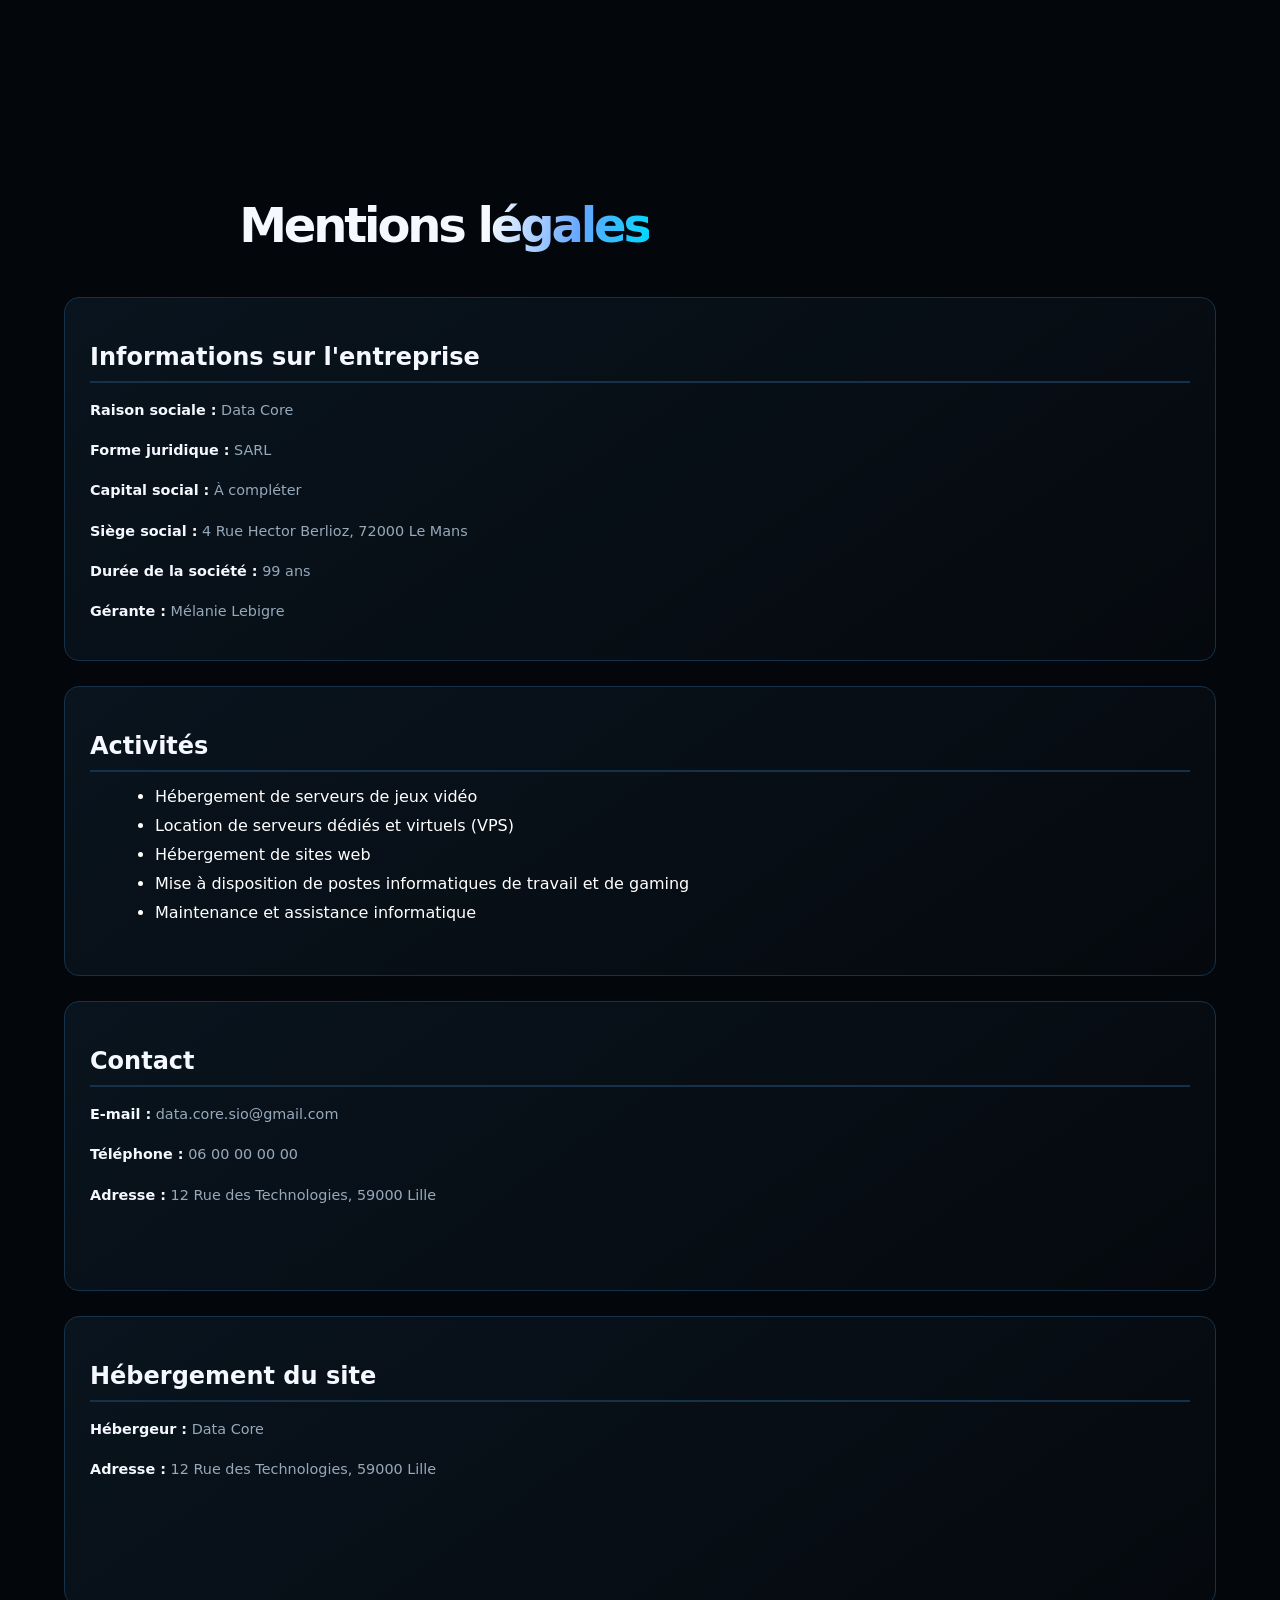
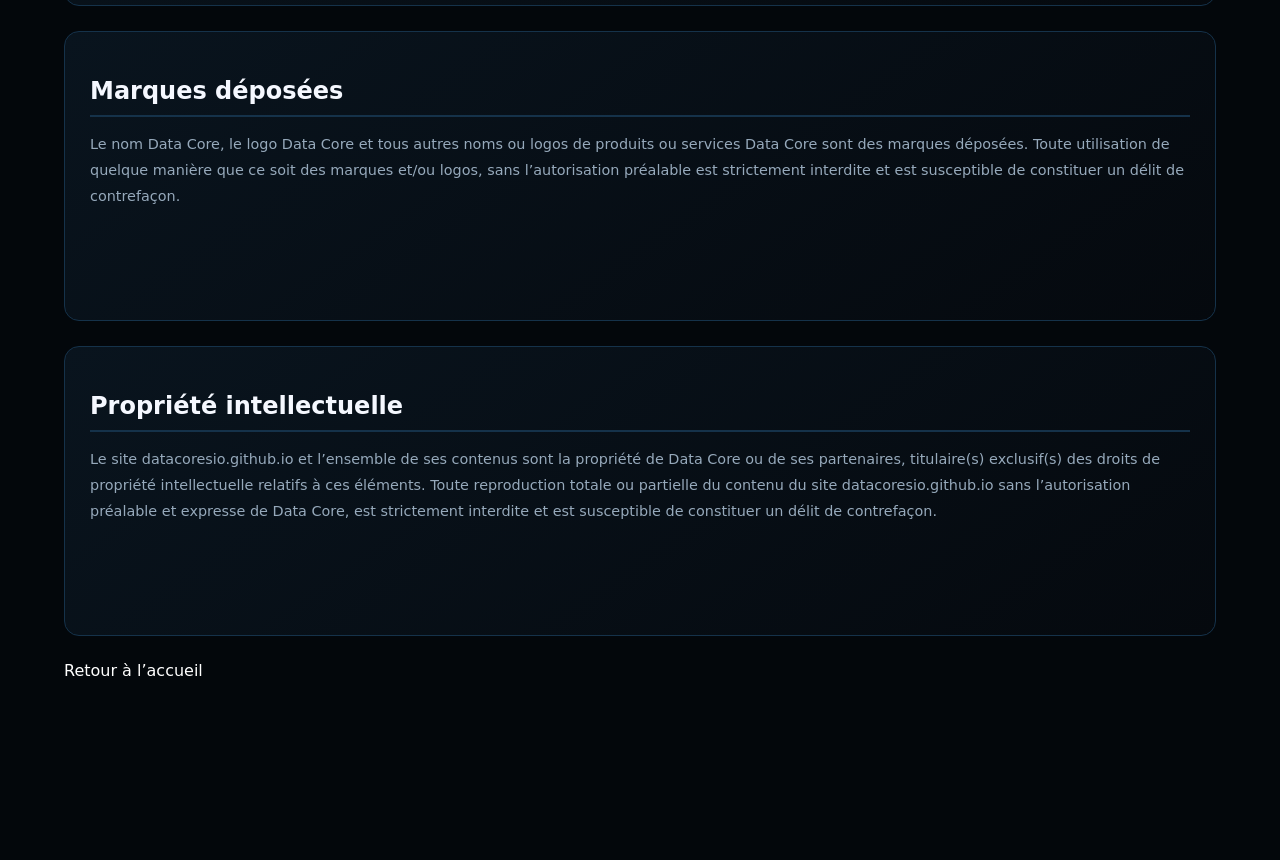
<file: mentions.html>
<!DOCTYPE html>
<html lang="fr">
<head>
  <meta charset="UTF-8">
  <meta name="viewport" content="width=device-width, initial-scale=1.0">
  <meta name="theme-color" content="#03070b">
  <title>Mentions légales</title>
  <link rel="icon" type="image/svg+xml" href="data:image/svg+xml,%3Csvg xmlns='http://www.w3.org/2000/svg' viewBox='0 0 64 64'%3E%3Crect width='64' height='64' rx='14' fill='%2303070b'/%3E%3Cpath d='M42 18a18 18 0 1 0 0 28' fill='none' stroke='%233f8cff' stroke-width='7' stroke-linecap='round'/%3E%3Cpath d='M32 18v28M18 24v16' stroke='%23dce9ff' stroke-width='6' stroke-linecap='round'/%3E%3C/svg%3E">
  <link rel="stylesheet" href="style.css">
</head>

<body>
  <section class="mentions-legales" id="mentions-legales">

    <h1>Mentions <span class="gradient">légales </span> </h1>

    <div class="card">
        <h2>Informations sur l'entreprise</h2>

        <p><strong>Raison sociale :</strong> Data Core</p>
        <p><strong>Forme juridique :</strong> SARL</p>
        <p><strong>Capital social :</strong> À compléter</p>
        <p><strong>Siège social :</strong> 4 Rue Hector Berlioz, 72000 Le Mans</p>
        <p><strong>Durée de la société :</strong> 99 ans</p>
        <p><strong>Gérante :</strong> Mélanie Lebigre</p>
    </div>

    <div class="card">
        <h2>Activités</h2>

        <ul>
            <li>Hébergement de serveurs de jeux vidéo</li>
            <li>Location de serveurs dédiés et virtuels (VPS)</li>
            <li>Hébergement de sites web</li>
            <li>Mise à disposition de postes informatiques de travail et de gaming</li>
            <li>Maintenance et assistance informatique</li>
        </ul>
    </div>

    <div class="card">
        <h2>Contact</h2>

        <p><strong>E-mail :</strong> data.core.sio@gmail.com</p>
        <p><strong>Téléphone :</strong> 06 00 00 00 00</p>
        <p><strong>Adresse :</strong> 12 Rue des Technologies, 59000 Lille</p>
    </div>

    <div class="card">
        <h2>Hébergement du site</h2>

        <p><strong>Hébergeur :</strong> Data Core</p>
        <p><strong>Adresse :</strong> 12 Rue des Technologies, 59000 Lille</p>
    </div>

    <div class="card">
        <h2>Marques déposées</h2>

        <p>
           Le nom Data Core, le logo Data Core et tous autres noms ou logos de produits
          ou services Data Core sont des marques déposées. Toute utilisation de quelque 
          manière que ce soit des marques et/ou logos, sans l’autorisation préalable est 
          strictement interdite et est susceptible de constituer un délit de contrefaçon.
        </p>
    </div>

    <div class="card">
        <h2>Propriété intellectuelle</h2>

        <p>
            Le site datacoresio.github.io et l’ensemble de ses contenus sont la propriété de Data Core ou de ses partenaires, titulaire(s) exclusif(s) des droits de propriété intellectuelle relatifs à ces éléments.
Toute reproduction totale ou partielle du contenu du site datacoresio.github.io sans l’autorisation préalable et expresse de Data Core, est strictement interdite et est susceptible de constituer un délit de contrefaçon.
        </p>

    </div>

  <a href="index.html">Retour à l’accueil</a>
</body>
</html>
</file>
<file: style.css>
:root{
  --bg:#03070b;--panel:#07111b;--line:#15324a;--blue:#438cff;--cyan:#00d9ff;
  --text:#f5f8ff;--muted:#96a9bb;--max:1180px;
}
*{box-sizing:border-box}
html{scroll-behavior:smooth}
body{margin:0;background:var(--bg);color:var(--text);font-family:Inter,ui-sans-serif,system-ui,-apple-system,BlinkMacSystemFont,"Segoe UI",sans-serif;overflow-x:hidden}
a{color:inherit;text-decoration:none}
button{font:inherit}
.noise{position:fixed;inset:0;pointer-events:none;opacity:.035;background-image:url("data:image/svg+xml,%3Csvg viewBox='0 0 180 180' xmlns='http://www.w3.org/2000/svg'%3E%3Cfilter id='n'%3E%3CfeTurbulence type='fractalNoise' baseFrequency='.85' numOctaves='3' stitchTiles='stitch'/%3E%3C/filter%3E%3Crect width='100%25' height='100%25' filter='url(%23n)' opacity='.8'/%3E%3C/svg%3E")}
.wrap{width:min(calc(100% - 40px),var(--max));margin:auto}
.nav{height:82px;display:flex;align-items:center;justify-content:space-between;position:relative;z-index:10}
.logo {
  display: flex;
  align-items: center;
  width: 181px;
}

.logo img {
  display: block;
  width: 181px;
  height: auto;
  padding: 0;
  background: transparent;
  border: 0;
  border-radius: 0;
  object-fit: contain;
}
.links{display:flex;align-items:center;gap:22px;color:#b7c8d8;font-size:.85rem;font-weight:650}
.links a:hover{color:#fff}
.pill{padding:11px 17px;border:1px solid #245683;border-radius:99px;background:#091521}
.menu{display:none;background:none;border:0;color:#fff;font-size:1.5rem}
main{position:relative;z-index:1}
.hero{min-height:calc(100vh - 82px);display:grid;grid-template-columns:1.08fr .92fr;gap:64px;align-items:center;padding:54px 0 80px;position:relative}
.eyebrow{display:flex;align-items:center;gap:11px;color:var(--cyan);font-size:.78rem;font-weight:800;letter-spacing:.18em;text-transform:uppercase}
.eyebrow::before{content:"";width:36px;height:2px;background:var(--cyan)}
h1{font-size:clamp(3rem,7vw,6.8rem);line-height:.89;letter-spacing:-.065em;margin:24px 0 25px;max-width:760px}
.gradient{color:transparent;background:linear-gradient(100deg,#f7fbff 8%,#64a6ff 60%,#00d9ff);background-clip:text}
.lead{font-size:clamp(1.05rem,1.7vw,1.3rem);line-height:1.65;color:#adbdca;max-width:650px}
.actions{display:flex;flex-wrap:wrap;gap:14px;margin-top:35px}
.btn{display:inline-flex;align-items:center;justify-content:center;gap:10px;min-height:52px;padding:0 23px;border-radius:6px;font-weight:800;border:none;cursor:pointer;font-size:.95rem}
.primary{background:linear-gradient(110deg,var(--blue),#1f62ff);box-shadow:0 14px 45px #246bd62d;color:#fff}
.secondary{border:1px solid var(--line);background:#07111b;color:#ccdae6}
.visual{height:570px;position:relative;isolation:isolate}
.server{position:absolute;inset:10px 28px 10px 75px;border:1px solid #0e4664;background:linear-gradient(130deg,#06111a,#010204 65%);box-shadow:0 0 90px #00b7ff17,inset 0 0 80px #0006;border-radius:5px;overflow:hidden;transform:perspective(900px) rotateY(-5deg)}
.server::after{content:"";position:absolute;inset:0;background:repeating-linear-gradient(180deg,transparent 0 45px,#0b2434 46px,#0b2434 47px,transparent 48px 58px)}

.rack::before{content:"";position:absolute;width:7px;height:7px;border-radius:50%;background:#00f6ff;right:16px;top:17px;box-shadow:-20px 0 #438cff,0 15px #065c67,-20px 15px #0ca4b4}
.rack{
    position:absolute;
    left:55px;
    right:25px;
    height:60px;
    border:1px solid #12324a;
    background:linear-gradient(90deg,#071019,#0b1d2a);
    z-index:2;
}

.rack:nth-child(1){top:60px;}
.rack:nth-child(2){top:158px;}
.rack:nth-child(3){top:256px;}
.rack:nth-child(4){top:354px;}
.rack:nth-child(5){top:452px;}.orb{position:absolute;width:310px;height:310px;border:1px solid #00d9ff50;border-radius:50%;right:-98px;top:78px;box-shadow:0 0 70px #00d9ff15}
.orb::after,.orb::before{content:"";position:absolute;border:1px solid #438cff38;border-radius:50%;inset:25px}
.orb::after{inset:72px}

section{padding:100px 0}
.section-head{display:flex;justify-content:space-between;align-items:flex-end;gap:24px;margin-bottom:42px}
.kicker{color:var(--blue);font-size:.8rem;font-weight:850;letter-spacing:.18em;text-transform:uppercase}
.section-head h2{font-size:clamp(2.15rem,5vw,4rem);line-height:1;margin:12px 0 0;letter-spacing:-.045em}
.section-head p{max-width:450px;color:var(--muted);line-height:1.6}
.services{border-top:1px solid #0e2332;background:linear-gradient(180deg,#050b10,#03070b)}
.grid{display:grid;grid-template-columns:repeat(4,1fr);gap:14px}
.card{min-height:290px;padding:30px 26px;background:linear-gradient(145deg,#09141e,#05090e);border:1px solid #10283a;border-radius:7px;position:relative;transition:.25s}
.card:hover{transform:translateY(-6px);border-color:#276a9c;box-shadow:0 18px 50px #0009}
.card.linked{cursor:pointer}
.icon{width:48px;height:48px;color:#69a3ff;margin-bottom:46px}
.card small{color:var(--cyan);font-weight:800}
.card h3{font-size:1.2rem;line-height:1.2;margin:10px 0}
.card p{color:var(--muted);font-size:.9rem;line-height:1.6}
.arrow{position:absolute;right:24px;bottom:24px;color:#5e7590}
.about{display:grid;grid-template-columns:.9fr 1.1fr;gap:80px;align-items:center}
.quote{border:1px solid var(--line);background:#06111a;padding:45px;border-radius:7px;position:relative}
.quote::before{content:"“";position:absolute;top:-27px;left:25px;color:#2b7fff;font-size:7rem;font-weight:900;opacity:.45}
.quote p{font-size:clamp(1.4rem,3vw,2.15rem);line-height:1.25;font-weight:760;margin:20px 0 28px}
.quote span{color:var(--cyan);font-size:.8rem;letter-spacing:.13em;font-weight:800}
.about-copy h2{font-size:clamp(2.2rem,5vw,4.3rem);line-height:.98;letter-spacing:-.05em;margin:14px 0 25px}
.about-copy p{color:var(--muted);line-height:1.7}
.contact{padding-top:40px}
.cta{padding:58px;display:flex;justify-content:space-between;align-items:center;gap:25px;background:linear-gradient(110deg,#0a1b2c,#071019);border:1px solid #174b70;border-radius:8px;position:relative;overflow:hidden}
.cta::after{content:"";position:absolute;width:260px;height:260px;border:1px solid #2d81bd;border-radius:50%;right:20px;top:-65px;box-shadow:0 0 70px #00d9ff18}
.cta h2{font-size:clamp(2rem,4vw,3.7rem);margin:0 0 12px;letter-spacing:-.045em}
.cta p{margin:0;color:var(--muted)}
footer{padding:38px 0;color:#718596;font-size:.82rem}
.foot{display:flex;justify-content:space-between;gap:20px;border-top:1px solid #10212e;padding-top:28px}
.foot a{color:#a8bdd0}


/* ===== Sections entreprise : statut juridique et contrats ===== */
.info-section{border-top:1px solid #0e2332;background:linear-gradient(180deg,#050b10,#03070b)}
.info-intro{max-width:760px;color:var(--muted);line-height:1.7;margin-top:18px}
.info-grid{display:grid;grid-template-columns:repeat(3,1fr);gap:16px;margin-top:34px}
.info-card{padding:26px;background:linear-gradient(145deg,#09141e,#05090e);border:1px solid var(--line);border-radius:7px}
.info-card small{color:var(--cyan);font-weight:800;letter-spacing:.1em;text-transform:uppercase}
.info-card h3{font-size:1.25rem;margin:12px 0}
.info-card p,.info-card li{color:var(--muted);font-size:.92rem;line-height:1.65}
.info-card ul{padding-left:19px;margin-bottom:0}
.info-note{margin-top:24px;padding:18px 20px;border-left:3px solid var(--cyan);background:#07111b;color:#b7c8d8;line-height:1.65;font-size:.9rem}
@media(max-width:900px){.info-grid{grid-template-columns:repeat(2,1fr)}}
@media(max-width:560px){.info-grid{grid-template-columns:1fr}}

/* ===== Sections formules (accordéon) ===== */
.offer{border-top:1px solid #0e2332}
.offer.alt{background:linear-gradient(180deg,#03070b,#050b10)}
.offer.base{background:linear-gradient(180deg,#050b10,#03070b)}
.offer .page-head{padding:0 0 40px}
.offer .page-head h2{font-size:clamp(2.4rem,6vw,5rem);line-height:.94;letter-spacing:-.05em;margin:20px 0 18px;max-width:820px}
.hl-grid{display:grid;grid-template-columns:repeat(4,1fr);gap:14px;margin-bottom:60px}
.hl{display:flex;align-items:flex-start;gap:14px;padding:20px;background:#07111b;border:1px solid var(--line);border-radius:7px}
.hl svg{flex-shrink:0;width:30px;height:30px;color:var(--cyan)}
.hl strong{display:block;font-size:.95rem;margin-bottom:4px}
.hl span{color:var(--muted);font-size:.85rem;line-height:1.4}

.grid4{display:grid;grid-template-columns:repeat(4,1fr);gap:16px;align-items:start}
.plan{position:relative;display:flex;flex-direction:column;background:linear-gradient(145deg,#0b1620,#05090e);border:1px solid #10283a;border-radius:10px;transition:border-color .3s,box-shadow .3s,transform .3s;overflow:hidden}
.plan:hover{border-color:#2d81bd;box-shadow:0 20px 50px -10px #000a;transform:translateY(-3px)}
.plan.featured{border-color:var(--cyan);box-shadow:0 0 0 1px #00d9ff45,0 20px 50px -10px #000a}
.plan.open{border-color:var(--cyan);box-shadow:0 0 0 1px #00d9ff30,0 20px 50px -10px #000a}
.badge{position:absolute;top:16px;right:16px;background:linear-gradient(110deg,var(--blue),var(--cyan));color:#03070b;font-size:.66rem;font-weight:800;letter-spacing:.09em;text-transform:uppercase;padding:6px 13px;border-radius:99px;z-index:2;box-shadow:0 4px 14px #00d9ff33}

.plan-toggle{all:unset;display:block;width:100%;padding:28px 26px 22px;cursor:pointer;position:relative}
.plan-name{color:var(--cyan);font-size:.75rem;font-weight:800;letter-spacing:.14em;text-transform:uppercase;margin-bottom:10px;display:block}
.plan-title-row{display:flex;align-items:center;justify-content:space-between;gap:10px}
.plan h3{font-size:1.65rem;margin:0;letter-spacing:-.02em;font-weight:750}
.chev-wrap{width:34px;height:34px;border-radius:50%;background:#0d1a25;border:1px solid var(--line);display:flex;align-items:center;justify-content:center;flex-shrink:0;transition:background .25s,border-color .25s,transform .35s}
.plan-toggle:hover .chev-wrap{border-color:#2d81bd}
.chev{width:16px;height:16px;color:var(--muted);transition:transform .35s cubic-bezier(.4,0,.2,1),color .25s}
.plan.open .chev-wrap{background:linear-gradient(110deg,var(--blue),var(--cyan));border-color:transparent}
.plan.open .chev{transform:rotate(180deg);color:#03070b}
.plan-hint{margin-top:12px;color:var(--muted);font-size:.8rem;display:flex;align-items:center;gap:6px}
.plan-hint::before{content:"";width:5px;height:5px;border-radius:50%;background:var(--cyan);opacity:.7}

.plan-body{max-height:0;overflow:hidden;transition:max-height .4s cubic-bezier(.4,0,.2,1),opacity .3s ease;opacity:0}
.plan.open .plan-body{opacity:1}
.plan-body-inner{padding:2px 26px 28px}
.plan-divider{height:1px;background:linear-gradient(90deg,transparent,#1c3140,transparent);margin-bottom:20px}
.plan-list{list-style:none;margin:0 0 22px;padding:0;display:flex;flex-direction:column;gap:13px}
.plan-list li{display:flex;align-items:flex-start;gap:10px;color:#ccdae6;font-size:.92rem;line-height:1.45;opacity:0;transform:translateY(4px);transition:opacity .35s ease,transform .35s ease}
.plan.open .plan-list li{opacity:1;transform:translateY(0)}
.plan-list li svg{flex-shrink:0;margin-top:2px;width:17px;height:17px;color:var(--cyan);background:#00d9ff14;border-radius:50%;padding:2px;box-sizing:border-box}
.plan .btn{width:100%}
.note{margin-top:36px;color:var(--muted);font-size:.85rem;text-align:center}

.gallery{display:grid;grid-template-columns:1.3fr 1fr;gap:16px;margin-top:60px}
.gallery .g-card{border:1px solid var(--line);background:linear-gradient(145deg,#09141e,#05090e);border-radius:7px;padding:30px;position:relative;overflow:hidden;min-height:200px;display:flex;flex-direction:column;justify-content:flex-end}
.gallery .g-card::after{content:"";position:absolute;width:220px;height:220px;border:1px solid #2d81bd55;border-radius:50%;right:-70px;top:-70px}
.gallery h3{margin:0 0 8px;font-size:1.3rem}
.gallery p{margin:0;color:var(--muted);font-size:.9rem;line-height:1.55}

@media(max-width:1000px){
  .grid4{grid-template-columns:repeat(2,1fr)}
  .hl-grid{grid-template-columns:repeat(2,1fr)}
  .gallery{grid-template-columns:1fr}
}
@media(max-width:900px){
  .links{display:none;position:absolute;top:72px;left:0;right:0;padding:24px;background:#07111bf7;border:1px solid var(--line);flex-direction:column;align-items:flex-start}
  .links.open{display:flex}
  .menu{display:block}
  .hero{grid-template-columns:1fr;padding-top:35px}
  .visual{height:420px;max-width:620px;width:100%;margin:auto}
  .grid{grid-template-columns:repeat(2,1fr)}
  .about{grid-template-columns:1fr;gap:36px}
  .section-head{align-items:start;flex-direction:column}
  .cta{padding:40px;flex-direction:column;align-items:flex-start}
}
@media(max-width:560px){
  .wrap{width:min(calc(100% - 28px),var(--max))}
  .logo img{height:38px}
  .hero{gap:28px}
  .visual{height:340px}
  .server{inset:0 8px 0 38px}
  .grid{grid-template-columns:1fr}
  .card{min-height:235px}
  .icon{margin-bottom:28px}
  .cta{padding:30px 24px}
  .foot{flex-direction:column}
  section{padding:76px 0}
  h1{font-size:3.45rem}
  .grid4{grid-template-columns:1fr}
  .hl-grid{grid-template-columns:1fr}
}
@media(prefers-reduced-motion:reduce){
  html{scroll-behavior:auto}
  .card{transition:none}
}
/* ========================= /
/ Mentions légales Data Core /
/ ========================= */

.mentions-legales {
    width: 90%;
    max-width: 1200px;
    margin: 80px auto;
    color: #ffffff;
}

.mentions-legales h1 {
    text-align: center;
    color: #f5f8ff;
    font-size: 3rem;
    margin-bottom: 50px;
}

.mentions-legales .card {
    background-color: rgba(27, 44, 193, 0.08);
    border: 1px solid #15324a;
    border-radius: 15px;
    padding: 25px;
    margin-bottom: 25px;
    transition: all 0.3s ease;
}

.mentions-legales .card:hover {
    transform: translateY(-5px);
    border-color: #f5f8ff;
    box-shadow: 0 0 20px rgba(118, 146, 255, 0.3);
}

.mentions-legales h2 {
    color: #f5f8ff;
    margin-bottom: 15px;
    border-bottom: 2px solid #15324a;
    padding-bottom: 10px;
}

.mentions-legales p {
    margin-bottom: 10px;
    line-height: 1.8;
}

.mentions-legales strong {
    color: #f5f8ff;
}

.mentions-legales ul {
    margin-left: 25px;
    margin-top: 10px;
}

.mentions-legales li {
    margin-bottom: 10px;
}
</file>
